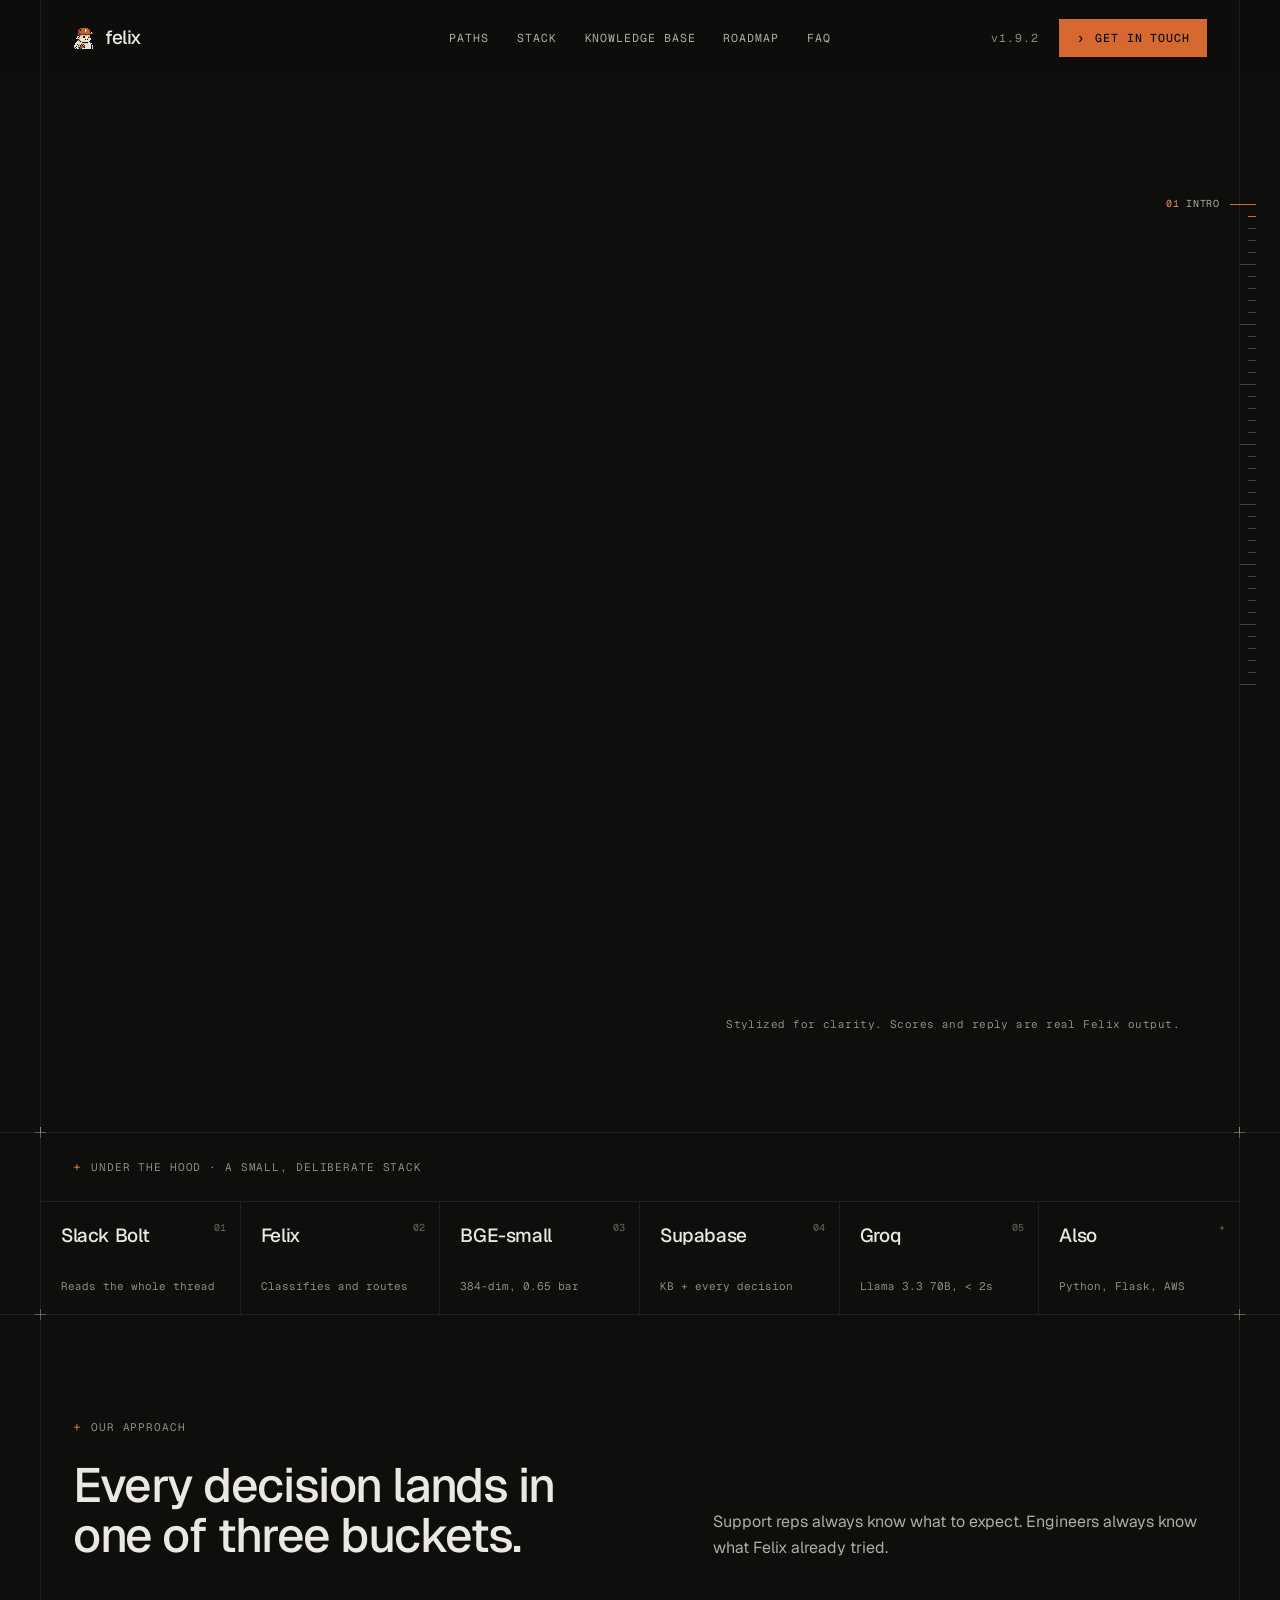
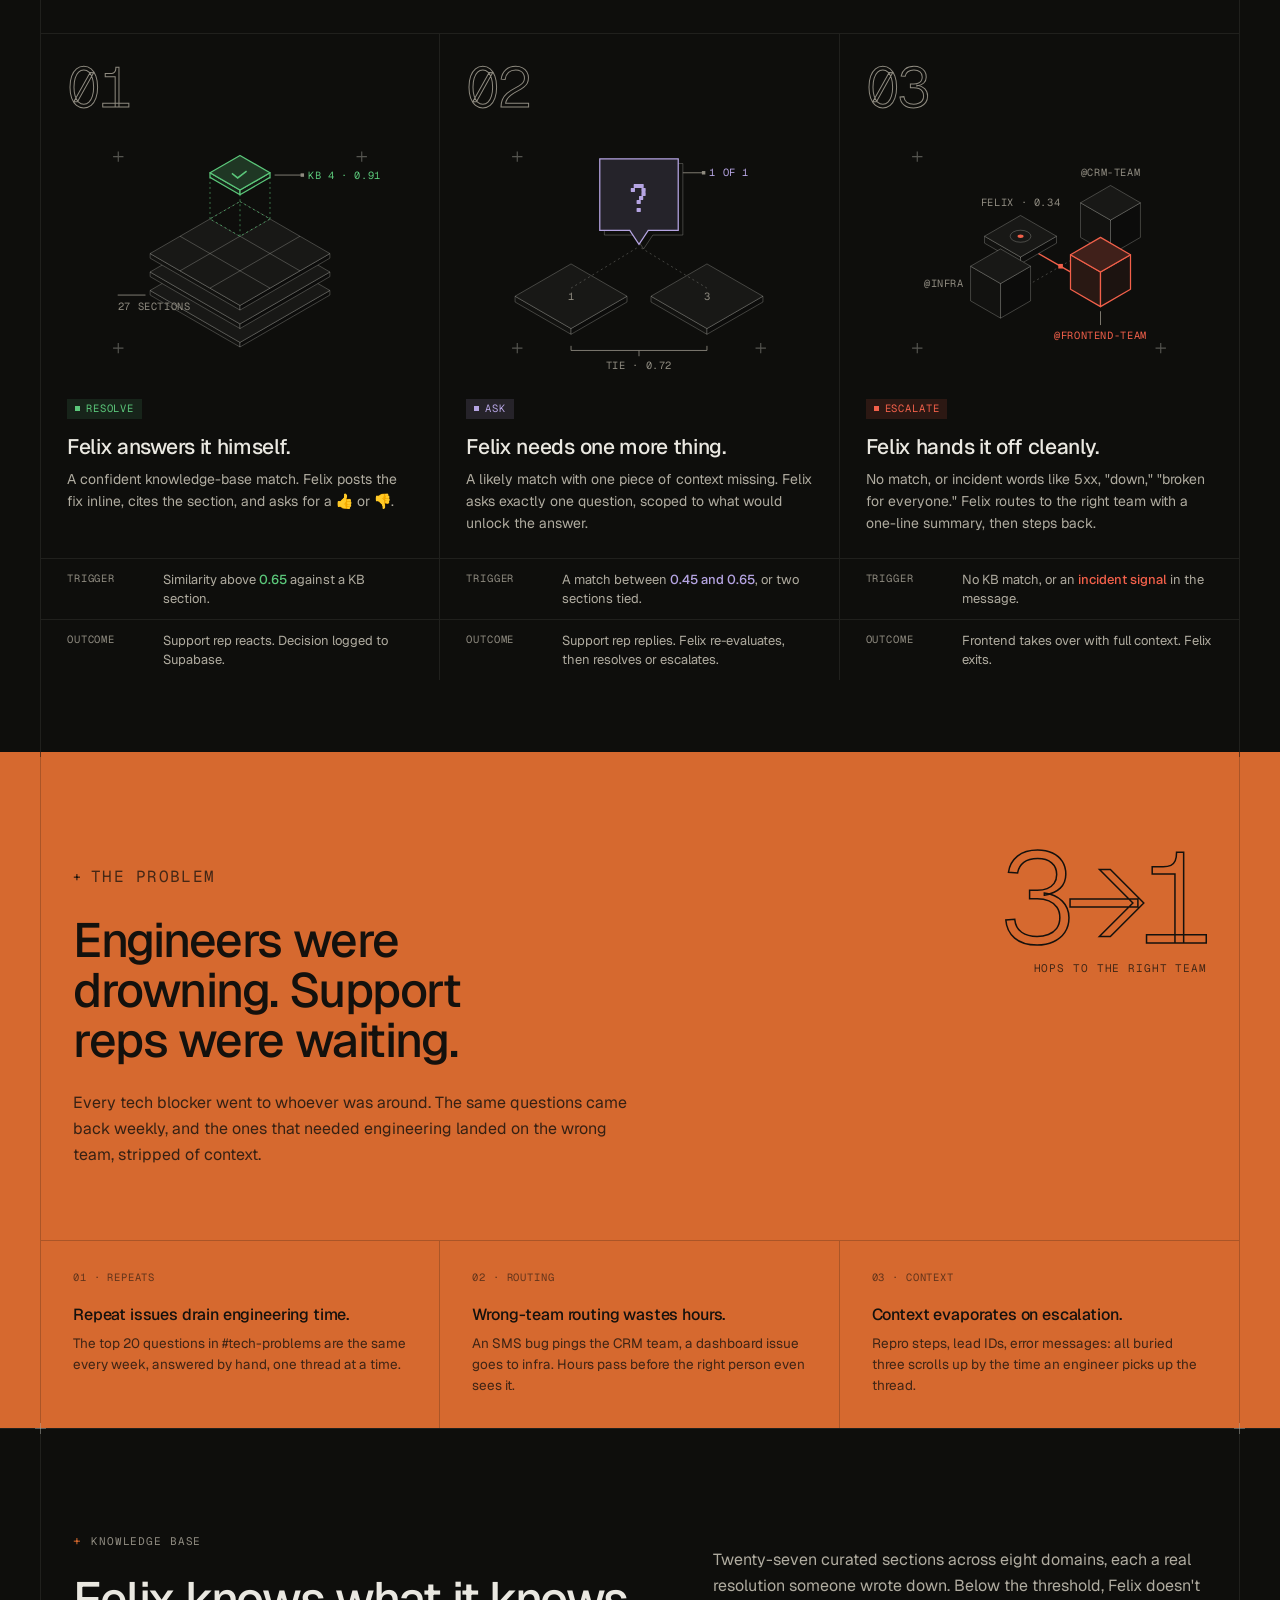
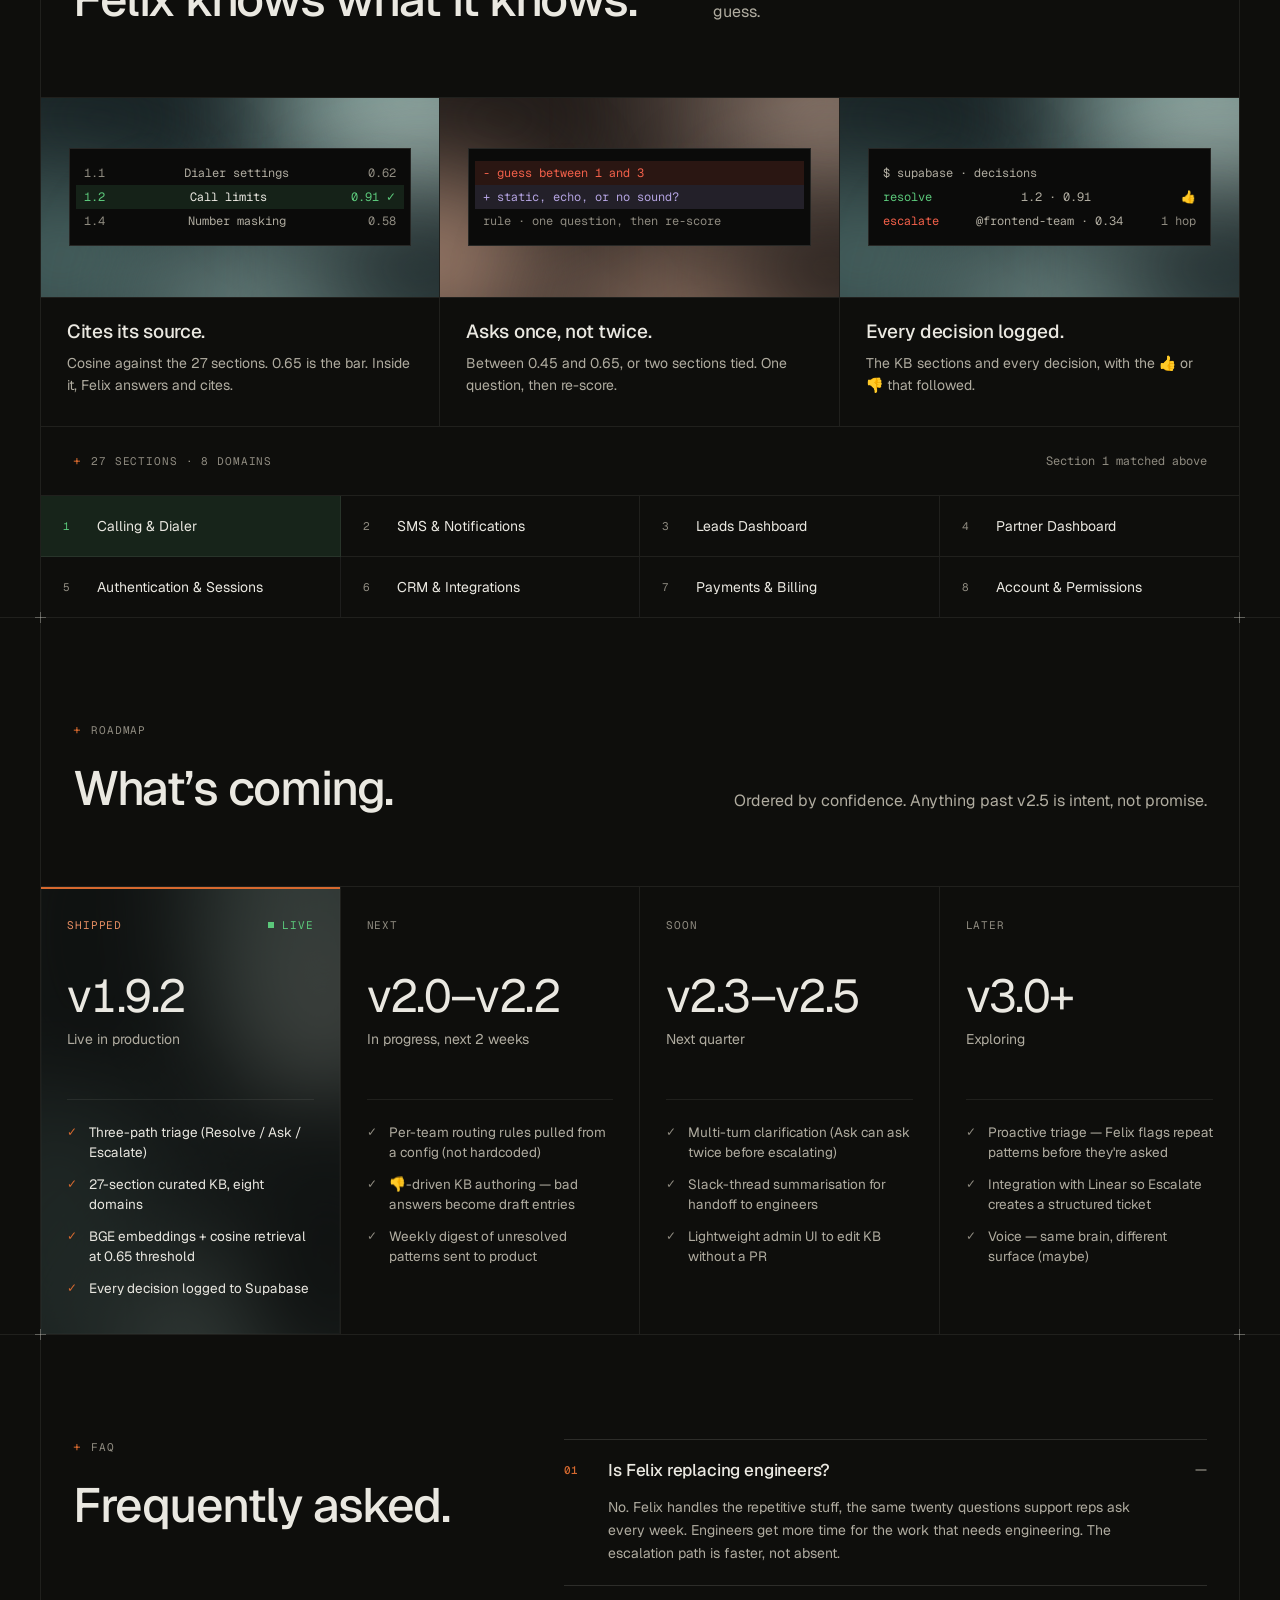
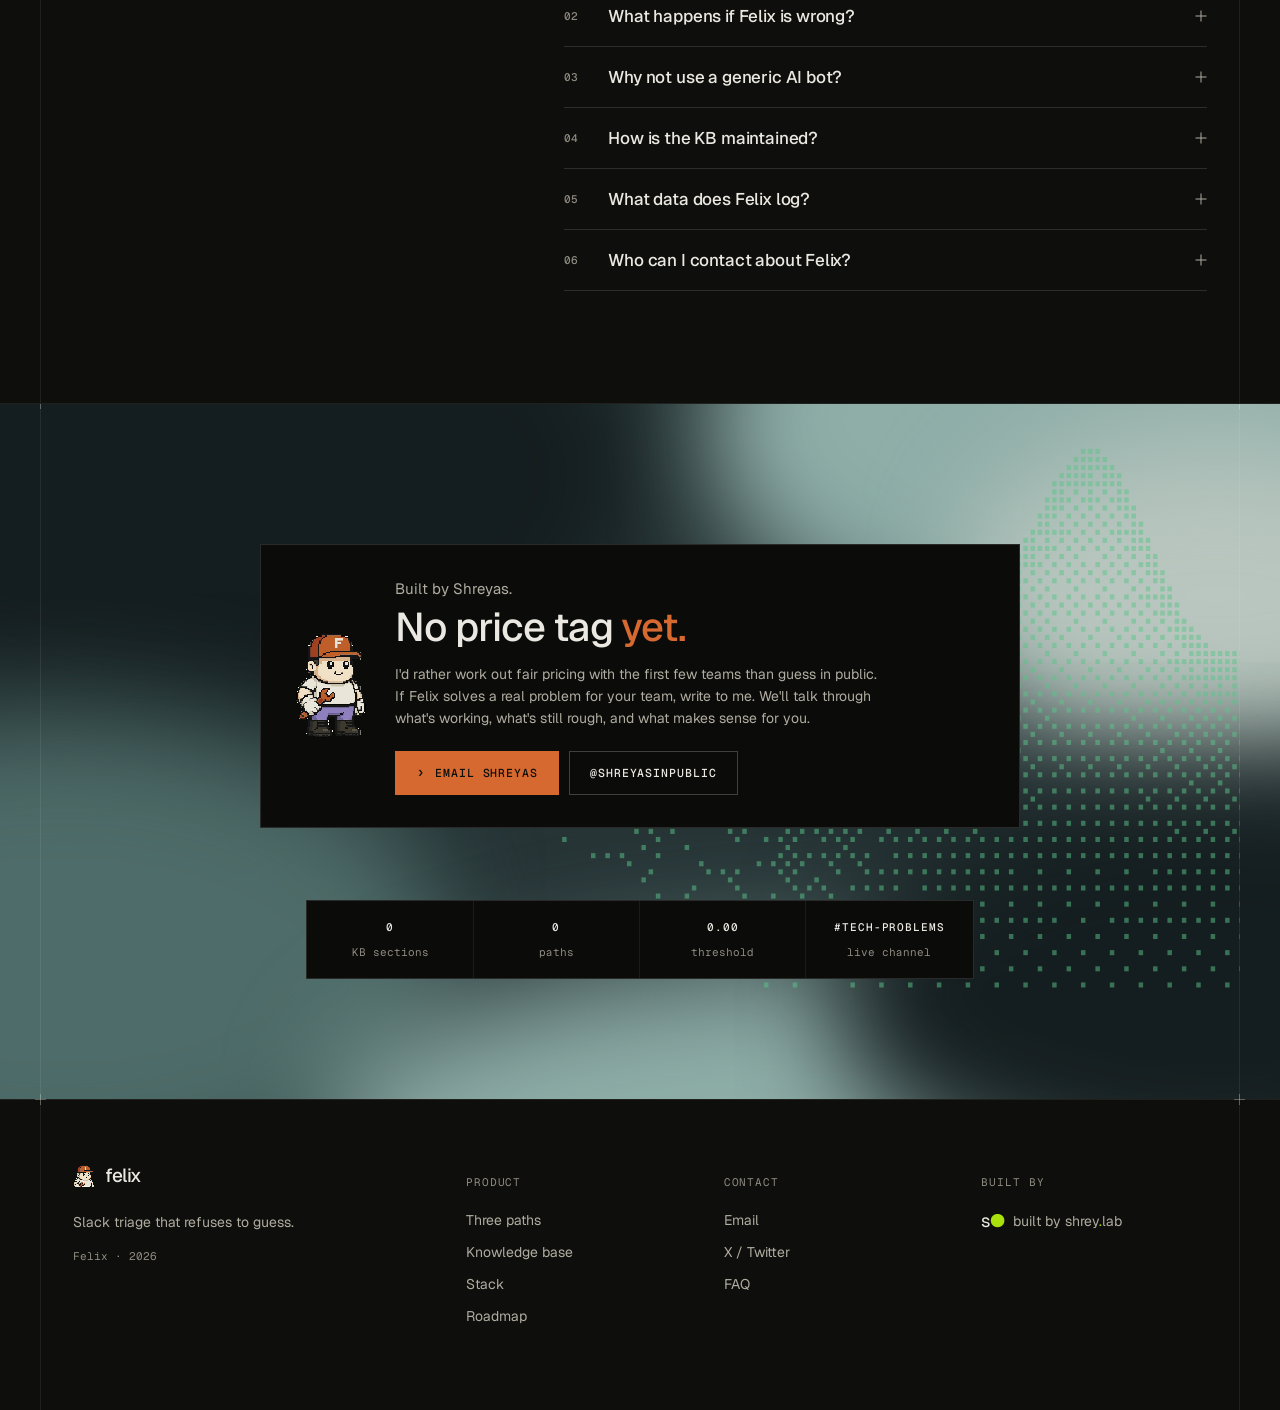
<file: index.html>
<!DOCTYPE html>
<html lang="en" data-theme="dark">
<head>
<meta charset="utf-8">
<meta name="viewport" content="width=device-width,initial-scale=1,viewport-fit=cover">
<meta name="color-scheme" content="dark">
<meta name="description" content="Felix triages Slack. Resolves known issues, asks one question when unsure, routes the rest with context.">
<title>felix · the slack triage bot</title>
<link rel="icon" type="image/png" href="assets/felix-mascot-cut.png">
<link rel="preconnect" href="https://fonts.googleapis.com">
<link rel="preconnect" href="https://fonts.gstatic.com" crossorigin>
<link rel="stylesheet" href="./tokens.css">
<link rel="stylesheet" href="./felix.css">
<style>
/* ============================================================
   Felix landing — instrument panel
   Tokens: tokens.css · sub-brand: felix.css · everything else here.
   Near-black page, hairline grid, crosshairs, mono labels, square
   buttons, framed terminals, isometric line art, halftone washes.
   ============================================================ */

html { scroll-behavior: smooth; background: var(--page); }
body {
  overflow-x: hidden;
  background: var(--page);
  color: var(--fg);
  font-family: var(--font-sans);
  font-size: 15px;
  line-height: 24px;
  -webkit-font-smoothing: antialiased;
  text-rendering: optimizeLegibility;
}
img { max-width: 100%; }
a { color: inherit; }
:focus-visible { outline: none; box-shadow: var(--focus-ring); }
::-webkit-scrollbar { width: 10px; height: 10px; }
::-webkit-scrollbar-track { background: var(--page); }
::-webkit-scrollbar-thumb { background: #2A2A26; border: 2px solid var(--page); }
* { scrollbar-color: #2A2A26 var(--page); scrollbar-width: thin; }

/* ─── Frame: a 1200 column with its own rules, full-bleed section rules ─ */
.wrap {
  position: relative; width: 100%; max-width: 1200px; margin: 0 auto;
  border-left: 1px solid var(--line); border-right: 1px solid var(--line);
}
.pad { padding: 0 32px; }
.sec { position: relative; border-top: 1px solid var(--line); }
/* crosshair markers where the column rules meet a section rule */
.x { position: absolute; width: 11px; height: 11px; pointer-events: none; z-index: 3; }
.x::before, .x::after { content: ""; position: absolute; background: var(--cross); }
.x::before { left: 0; right: 0; top: 5px; height: 1px; }
.x::after { top: 0; bottom: 0; left: 5px; width: 1px; }
.x.tl { left: -6px; top: -6px; } .x.tr { right: -6px; top: -6px; }
.x.bl { left: -6px; bottom: -6px; } .x.br { right: -6px; bottom: -6px; }

/* ─── Type ─────────────────────────────────────────────────── */
.label {
  font-family: var(--font-mono); font-size: 11px; line-height: 16px; letter-spacing: 0.08em; text-transform: uppercase;
  color: var(--fg-3); margin: 0; display: flex; align-items: center; gap: 10px;
}
.label::before { content: "+"; color: var(--rust); font-size: 13px; letter-spacing: 0; }
.label.no-plus::before { content: none; }
.h1 {
  font-family: var(--font-display); font-weight: 500; font-size: 76px; line-height: 0.98; letter-spacing: -0.04em;
  color: var(--fg); margin: 0; text-wrap: balance;
}
.h2 {
  font-family: var(--font-display); font-weight: 500; font-size: 48px; line-height: 1.04; letter-spacing: -0.03em;
  color: var(--fg); margin: 0; text-wrap: balance;
}
.h3 { font-family: var(--font-display); font-weight: 500; font-size: 21px; line-height: 1.3; letter-spacing: -0.015em; color: var(--fg); margin: 0 0 8px; }
.acc { color: var(--rust); }
.lead { font-size: 16px; line-height: 26px; color: var(--fg-2); margin: 0; max-width: 46ch; }
.body { font-size: 14px; line-height: 22px; color: var(--fg-2); margin: 0; }
.mono { font-family: var(--font-mono); font-size: 12px; color: var(--fg-3); }
.num { font-variant-numeric: tabular-nums; }

/* ─── Buttons — square, mono, uppercase ────────────────────── */
.btn {
  display: inline-flex; align-items: center; justify-content: center; gap: 10px;
  height: 44px; padding: 0 20px; border-radius: 0;
  font-family: var(--font-mono); font-size: 11.5px; font-weight: 500; letter-spacing: 0.08em; text-transform: uppercase;
  line-height: 1; text-decoration: none; white-space: nowrap;
  background: transparent; color: var(--fg); border: 1px solid var(--line-3);
}
.btn:active { transform: translateY(1px); }
.btn--primary { background: var(--rust); color: #0E0E0C; border-color: var(--rust); }
.btn--primary::before { content: "›"; font-size: 15px; letter-spacing: 0; margin-top: -2px; transition: transform 0.3s var(--ease-out); }
.btn--primary:hover::before { transform: translateX(3px); }
/* hover: colours stay put; the label rolls up and a copy rolls in from below
   (felix-motion.js wraps each label in .btn-t) */
.btn-t { display: inline-block; height: 14px; line-height: 14px; overflow: hidden; vertical-align: middle; }
.btn-t > span { display: block; position: relative; transition: transform 0.32s cubic-bezier(0.2, 0.7, 0.2, 1); }
.btn-t > span::after { content: attr(data-t); position: absolute; left: 0; top: 100%; }
.btn:hover .btn-t > span, .btn:focus-visible .btn-t > span,
.nav-link:hover .btn-t > span, .nav-link:focus-visible .btn-t > span { transform: translateY(-100%); }
@media (prefers-reduced-motion: reduce) { .btn-t > span, .btn--primary::before { transition: none; } }
.btn--sm { height: 38px; padding: 0 16px; }
.btn svg { width: 14px; height: 14px; }

/* path tags */
.tag {
  display: inline-flex; align-items: center; gap: 6px; height: 20px; padding: 0 7px;
  font-family: var(--font-mono); font-size: 10.5px; letter-spacing: 0.08em; text-transform: uppercase; line-height: 1;
  border: 1px solid currentColor; color: var(--fg-3);
}
.tag i { width: 5px; height: 5px; background: currentColor; display: inline-block; }
.tag--resolve { color: var(--resolve); background: var(--resolve-tint); border-color: transparent; }
.tag--ask { color: var(--ask); background: var(--ask-tint); border-color: transparent; }
.tag--escalate { color: var(--escalate); background: var(--escalate-tint); border-color: transparent; }

/* ─── Textures ─────────────────────────────────────────────── */
.halftone {
  position: absolute; pointer-events: none;
  background-image: radial-gradient(circle, var(--dot, var(--rust)) 1.1px, transparent 1.5px);
  background-size: 6px 6px;
}
.wash {
  position: absolute; inset: 0; pointer-events: none;
  background:
    radial-gradient(55% 80% at 18% 70%, rgba(214,105,47,0.55) 0%, rgba(214,105,47,0) 70%),
    radial-gradient(50% 70% at 82% 20%, rgba(181,164,226,0.45) 0%, rgba(181,164,226,0) 70%),
    radial-gradient(60% 60% at 70% 90%, rgba(240,224,198,0.30) 0%, rgba(240,224,198,0) 70%),
    #191814;
}

/* ─── Curtain — agent message + Felix typewriter (kept as-is) ─ */
/* ─── Curtain — agent message + Felix typewriter (kept as-is) ─ */
.felix-curtain {
  position: fixed; inset: 0; z-index: 9999;
  background: var(--ink-800);
  display: flex; align-items: center; justify-content: center;
  padding: var(--space-5);
  animation: curtain-fade-out 300ms var(--ease-out) 3900ms forwards;
}
.felix-curtain-thread { position: relative; z-index: 1; display: flex; flex-direction: column; max-width: 500px; width: 100%; }
.curtain-pixels { position: absolute; inset: 0; width: 100%; height: 100%; pointer-events: none; z-index: 0; }
.curtain-msg-header {
  display: flex; align-items: center; gap: var(--space-2);
  font-family: var(--font-sans); font-size: var(--text-sm);
  margin-bottom: var(--space-2);
}
.curtain-message {
  background: linear-gradient(180deg, var(--ink-700) 0%, var(--ink-800) 100%);
  border: 1px solid var(--ink-600);
  border-radius: 10px;
  padding: 16px 20px;
  box-shadow: 0 8px 24px rgba(0, 0, 0, 0.5), 0 1px 0 rgba(255, 255, 255, 0.04) inset;
  max-width: 560px;
  margin: 0 auto 12px;
  width: 100%;
}
.curtain-message:last-child { margin-bottom: 0; }
.curtain-message-header { display: flex; align-items: center; gap: 12px; margin-bottom: 8px; }
.curtain-message-body { font-family: var(--font-sans); font-size: 1rem; line-height: 1.55; color: var(--ink-200); }
.curtain-message--felix .curtain-message-body {
  font-family: var(--font-pixel); font-size: 1.75rem; line-height: 1; letter-spacing: 0.01em; color: var(--rust-400);
}
.curtain-agent-msg { opacity: 0; animation: agent-msg-in 300ms var(--ease-out) forwards; }
@keyframes agent-msg-in { from { opacity: 0; transform: translateY(8px); } to { opacity: 1; transform: translateY(0); } }
.agent-avatar {
  width: 28px; height: 28px; border-radius: var(--radius-md);
  background: var(--lavender-400); color: var(--ink-25);
  font-size: var(--text-xs); font-weight: 600;
  display: inline-flex; align-items: center; justify-content: center;
}
.agent-name { color: var(--ink-100); font-weight: 500; font-size: var(--text-sm); }
.agent-time { color: var(--ink-300); font-size: var(--text-xs); margin-left: auto; font-family: var(--font-mono); }
.agent-text { margin: 0; color: var(--ink-100); font-size: var(--text-sm); font-family: var(--font-sans); padding-left: 40px; }
.felix-curtain-bubble { opacity: 0; animation: felix-bubble-in 300ms var(--ease-out) 1200ms forwards; }
@keyframes felix-bubble-in { from { opacity: 0; transform: translateY(8px); } to { opacity: 1; transform: translateY(0); } }
.felix-avatar { width: 24px; height: 24px; image-rendering: pixelated; }
.felix-name { color: var(--ink-100); font-weight: 500; }
.felix-tag {
  padding: 1px 5px; font-family: var(--font-mono); font-size: 11px;
  background: var(--rust-400); color: var(--ink-25); border-radius: var(--radius-xs);
  text-transform: uppercase; letter-spacing: 0.04em;
}
.felix-time { color: var(--ink-300); font-size: var(--text-xs); margin-left: auto; font-family: var(--font-mono); }
.felix-curtain-body { min-height: 32px; display: flex; align-items: center; gap: var(--space-3); }
.felix-curtain-dots { display: inline-flex; gap: 4px; opacity: 1; transition: opacity 200ms var(--ease-out); }
.felix-curtain-dots.hide { opacity: 0; }
.felix-curtain-dots span {
  width: 6px; height: 6px; border-radius: 50%; background: var(--ink-300);
  animation: curtain-dot-bounce 1s var(--ease-in-out) infinite;
}
.felix-curtain-dots span:nth-child(2) { animation-delay: 0.15s; }
.felix-curtain-dots span:nth-child(3) { animation-delay: 0.3s; }
@keyframes curtain-dot-bounce { 0%, 60%, 100% { transform: translateY(0); opacity: 0.4; } 30% { transform: translateY(-5px); opacity: 1; } }
.felix-curtain-text {
  font-family: var(--font-pixel); font-size: 1.75rem; line-height: 1; letter-spacing: 0.01em;
  color: var(--rust-400);
}
@keyframes curtain-fade-out { to { opacity: 0; visibility: hidden; pointer-events: none; } }
@media (prefers-reduced-motion: reduce) { .felix-curtain { display: none !important; } }

/* ─── Nav ──────────────────────────────────────────────────── */
.nav {
  position: sticky; top: 0; z-index: var(--z-overlay, 100);
  background: rgba(14,14,12,0.82); backdrop-filter: blur(14px); -webkit-backdrop-filter: blur(14px);
  border-bottom: 1px solid transparent; transition: border-color var(--duration-fast) var(--ease-out);
}
.nav.scrolled { border-bottom-color: var(--line); }
.nav-inner { height: 76px; display: grid; grid-template-columns: 1fr auto 1fr; align-items: center; gap: 24px; }
.nav-brand { display: inline-flex; align-items: center; gap: 10px; text-decoration: none; color: var(--fg); justify-self: start; }
.nav-brand-name { font-weight: 500; font-size: 19px; letter-spacing: -0.02em; }
.nav-links { display: flex; gap: 4px; }
.nav-link {
  font-family: var(--font-mono); font-size: 11.5px; letter-spacing: 0.08em; text-transform: uppercase;
  color: var(--fg-2); text-decoration: none; padding: 14px 12px; transition: color var(--duration-fast) var(--ease-out);
  display: inline-flex; align-items: center;
}
.nav-link:hover { color: var(--fg); }
.nav-right { justify-self: end; display: flex; align-items: center; gap: 20px; }
.nav-version { font-family: var(--font-mono); font-size: 11.5px; letter-spacing: 0.08em; color: var(--fg-3); }

/* ─── Hero ─────────────────────────────────────────────────── */
.hero { position: relative; overflow: hidden; }
.hero .wrap { position: relative; z-index: 1; padding: 72px 32px 96px; text-align: center; }
/* pixel trail behind the hero and closing copy (drawn by felix-motion.js, mouse only) */
.hero-trail { position: absolute; inset: 0; width: 100%; height: 100%; pointer-events: none; z-index: 0; }
.hero-chip {
  display: inline-flex; align-items: center; gap: 10px; height: 34px; padding: 0 14px;
  border: 1px solid var(--line-2); background: var(--page-2);
  font-size: 13px; color: var(--fg-2); margin-bottom: 36px;
}
.hero-chip i { width: 6px; height: 6px; background: var(--resolve); display: inline-block; }
.hero-chip b { font-weight: 500; color: var(--fg); }
.hero-sub { font-size: 18px; line-height: 28px; color: var(--fg-2); max-width: 44ch; margin: 32px auto 36px; }
.hero-actions { display: flex; gap: 12px; justify-content: center; }
/* Page ruler: fixed on the right, one major tick per section; the
   current section's ticks fill in rust as you read through it */
.ruler { position: fixed; right: 24px; top: 50%; transform: translateY(-50%); z-index: 40; pointer-events: none; }
.ruler i { display: block; position: relative; width: 26px; height: 12px; }
.ruler i::after { content: ""; position: absolute; right: 0; top: 0; width: 8px; height: 1px; background: var(--line-3); transition: width 0.25s var(--ease-out), background-color 0.25s var(--ease-out); }
.ruler i.maj::after { width: 16px; }
.ruler i.past::after { background: var(--fg-3); }
.ruler i.on::after { background: var(--rust); }
.ruler i.maj.cur::after { width: 26px; background: var(--rust); }
.ruler-label {
  position: absolute; right: 36px; top: 0; transform: translateY(-50%);
  font-family: var(--font-mono); font-size: 10px; letter-spacing: 0.08em; text-transform: uppercase; white-space: nowrap;
  color: var(--fg-2); transition: top 0.3s var(--ease-out);
}
.ruler-label b { font-weight: 400; color: var(--rust-hi); margin-right: 6px; }
/* over the rust band, flip to ink so the ticks stay visible */
.ruler i.ink::after { background: rgba(14,14,12,0.35); }
.ruler i.ink.past::after, .ruler i.ink.on::after, .ruler i.ink.maj.cur::after { background: #0E0E0C; }
.ruler-label.ink, .ruler-label.ink b { color: #0E0E0C; }
@media (prefers-reduced-motion: reduce) { .ruler i::after, .ruler-label { transition: none; } }
/* The triage stage: message in → Felix scores → three outcomes */
.stage { position: relative; margin: 88px auto 0; max-width: 1080px; text-align: left; }
.triage { position: relative; display: grid; grid-template-columns: 264px minmax(0, 1fr) 264px; gap: 56px; align-items: start; }
.triage-links { position: absolute; inset: 0; width: 100%; height: 100%; pointer-events: none; overflow: visible; z-index: 0; }
.triage-links .guide { stroke: var(--line-2); stroke-dasharray: 3 5; }
.triage-links .wire { fill: none; stroke: var(--line-3); stroke-width: 1; stroke-dasharray: 3 4; }
.triage-links .wire.on { stroke: var(--resolve); stroke-dasharray: none; stroke-width: 1.25; }
.triage-links .end { fill: var(--page); stroke: var(--line-3); }
.triage-links .end.on { fill: var(--resolve); stroke: var(--resolve); }
/* Current on the live wires, looping once the sequence has played:
   a spark runs message → Felix, then Felix → Resolve, on one 2.6s cycle */
.triage-links .spark, .triage-links .spark-glow { fill: none; stroke-linecap: round; stroke-dasharray: 18px 100000px; stroke-dashoffset: 18px; opacity: 0; }
.triage-links .spark { stroke: #D9FBE3; stroke-width: 2; }
.triage-links .spark-glow { stroke: var(--resolve); stroke-width: 8; stroke-opacity: 0.5; filter: blur(3px); }
.triage.play .triage-links .s-in { opacity: 1; animation: spark-in 2.6s cubic-bezier(0.5, 0, 0.5, 1) 2.8s infinite; }
.triage.play .triage-links .s-out { opacity: 1; animation: spark-out 2.6s cubic-bezier(0.5, 0, 0.5, 1) 2.8s infinite; }
@keyframes spark-in { 0% { stroke-dashoffset: 18px; } 30%, 100% { stroke-dashoffset: calc(-1 * var(--len)); } }
@keyframes spark-out { 0%, 32% { stroke-dashoffset: 18px; } 78%, 100% { stroke-dashoffset: calc(-1 * var(--len)); } }
.triage-col { position: relative; z-index: 1; display: flex; flex-direction: column; gap: 14px; }
.col-label { display: flex; align-items: center; gap: 8px; height: 22px; font-family: var(--font-mono); font-size: 10.5px; letter-spacing: 0.08em; text-transform: uppercase; color: var(--fg-3); }
.col-label img { width: 18px; height: 18px; object-fit: cover; object-position: top; }
.col-label em { font-style: normal; opacity: 0.6; }
.card-d { position: relative; background: var(--page-2); border: 1px solid var(--line-2); }
.tile {
  width: 26px; height: 26px; flex-shrink: 0; display: inline-flex; align-items: center; justify-content: center;
  border: 1px solid var(--line-2); background: var(--page); color: var(--fg-2);
}
.tile svg { width: 13px; height: 13px; }
/* incoming */
.in-card { padding: 14px 16px 16px; }
.in-card--ghost { opacity: 0.45; }
.in-head { display: flex; align-items: center; gap: 8px; margin-bottom: 10px; }
.in-avatar { width: 22px; height: 22px; display: inline-flex; align-items: center; justify-content: center; background: var(--ask-tint); color: var(--lav); font-family: var(--font-mono); font-size: 9.5px; font-weight: 500; }
.in-name { font-size: 13px; font-weight: 500; color: var(--fg); }
.in-time { margin-left: auto; font-family: var(--font-mono); font-size: 10.5px; color: var(--fg-3); }
.in-text { font-size: 13px; line-height: 20px; color: var(--fg-2); margin: 0; overflow-wrap: anywhere; }
.in-text span { font-family: var(--font-mono); font-size: 11.5px; color: var(--fg-3); }
.in-chan { display: inline-flex; align-items: center; height: 20px; padding: 0 7px; margin-top: 12px; border: 1px solid var(--line-2); font-family: var(--font-mono); font-size: 10.5px; color: var(--fg-3); }
.doc-lines { display: grid; gap: 7px; }
.doc-lines i { display: block; height: 5px; background: rgba(234,232,225,0.10); }
.doc-lines i:nth-child(2) { width: 72%; } .doc-lines i:nth-child(3) { width: 46%; }
/* Felix: the lit frame around a dark console */
.term-frame { position: relative; padding: 8px; isolation: isolate; }
/* Figma backdrop · v1: tide mesh over its base at 75% */
.term-frame::before { content: ""; position: absolute; inset: 0; z-index: -1; opacity: 0.75; border: 1px solid rgba(255,255,255,0.08);
  background: url("assets/mesh-tide-hero.svg") 50% 52.1% / 184.4% 217.4% no-repeat, #263436; }
/* shimmer: a light band sweeps the card each time the inbound spark lands (30% of the spark cycle) */
.term-frame::after { content: ""; position: absolute; inset: 0; z-index: 2; pointer-events: none; opacity: 0;
  background: linear-gradient(105deg, transparent 40%, rgba(217,251,227,0.04) 46%, rgba(255,255,255,0.07) 50%, rgba(217,251,227,0.04) 54%, transparent 60%) 120% 0 / 250% 100% no-repeat;
  mix-blend-mode: screen; }
.triage.play .term-frame::after { animation: card-shimmer 2.6s linear 2.8s infinite; }
.triage.play .term-frame { animation: card-charge 2.6s ease-out 2.8s infinite; }
@keyframes card-shimmer {
  0%, 27% { opacity: 0; background-position: 120% 0; }
  30% { opacity: 1; }
  52% { opacity: 1; background-position: -20% 0; }
  56%, 100% { opacity: 0; background-position: -20% 0; }
}
@keyframes card-charge {
  0%, 28% { box-shadow: 0 0 0 0 rgba(91,199,122,0); }
  32% { box-shadow: 0 0 16px 0 rgba(91,199,122,0.10); }
  60%, 100% { box-shadow: 0 0 0 0 rgba(91,199,122,0); }
}
.term { position: relative; background: #0B0B0A; box-shadow: inset 0 0 0 1px rgba(234,232,225,0.10); }
.fc-head { display: flex; align-items: center; gap: 10px; padding: 12px 16px; border-bottom: 1px solid var(--line-2); }
.fc-head img { width: 24px; height: 24px; object-fit: cover; object-position: top; }
.fc-title { font-size: 13px; font-weight: 500; color: var(--fg); }
.fc-title span { font-weight: 400; color: var(--fg-3); }
.fc-time { margin-left: auto; font-family: var(--font-mono); font-size: 10.5px; color: var(--lav); background: var(--ask-tint); padding: 2px 7px; }
.fc-body { padding: 16px; display: grid; gap: 16px; }
.fc-row { display: grid; grid-template-columns: 26px minmax(0, 1fr); gap: 12px; align-items: start; }
.fc-k { font-family: var(--font-mono); font-size: 10.5px; letter-spacing: 0.06em; text-transform: uppercase; color: var(--fg-3); line-height: 16px; margin-bottom: 6px; }
.fc-qrow { display: flex; align-items: center; gap: 8px; min-width: 0; }
.fc-q { min-width: 0; flex: 1; overflow: hidden; text-overflow: ellipsis; white-space: nowrap; border: 1px solid var(--line-2); background: var(--page-2); padding: 4px 8px; font-family: var(--font-mono); font-size: 11.5px; color: var(--fg); }
.fc-qrow .mono { font-size: 10.5px; white-space: nowrap; }
.matches { display: grid; gap: 9px; }
.match { display: grid; grid-template-columns: minmax(0, 1fr) 96px 34px; gap: 10px; align-items: center; font-size: 12.5px; color: var(--fg-2); }
.match b { font-weight: 400; white-space: nowrap; overflow: hidden; text-overflow: ellipsis; }
.match.top b { color: var(--fg); font-weight: 500; }
.match .bar { position: relative; height: 5px; background: rgba(234,232,225,0.07); }
.match .bar i { position: absolute; left: 0; top: 0; bottom: 0; background: rgba(181,164,226,0.45); }
.match.top .bar i { background: linear-gradient(90deg, rgba(91,199,122,0.4), var(--resolve)); }
.match .bar::after { content: ""; position: absolute; left: 65%; top: -4px; bottom: -4px; width: 0; border-left: 1px dashed var(--fg-3); }
.match .num { text-align: right; font-family: var(--font-mono); font-size: 11.5px; color: var(--fg-3); }
.match.top .num { color: var(--resolve); }
.fc-threshold { display: grid; grid-template-columns: minmax(0, 1fr) 96px 34px; gap: 10px; margin-top: 4px; font-family: var(--font-mono); font-size: 10px; color: var(--fg-3); }
.fc-threshold span:nth-child(2) { padding-left: calc(65% - 14px); white-space: nowrap; }
.fc-decide { display: flex; align-items: center; justify-content: space-between; padding: 12px 16px; border-top: 1px solid var(--line-2); background: linear-gradient(90deg, rgba(91,199,122,0.07), transparent 70%); }
.fc-decide .fc-k { margin: 0; }
/* outcomes */
.out-card { display: grid; grid-template-columns: 26px minmax(0, 1fr); gap: 12px; padding: 12px 14px; }
.out-t { display: flex; align-items: center; justify-content: space-between; gap: 8px; font-size: 13.5px; font-weight: 500; color: var(--fg); line-height: 22px; }
.out-t .mono { font-size: 10.5px; }
.out-d { font-size: 12.5px; line-height: 18px; color: var(--fg-2); margin-top: 2px; }
.out-card.is-on { border-color: var(--resolve); background: linear-gradient(180deg, rgba(91,199,122,0.09), var(--page-2) 70%); box-shadow: 0 0 0 4px rgba(91,199,122,0.06); }
.out-card.is-on .tile { color: var(--resolve); border-color: rgba(91,199,122,0.4); background: var(--resolve-tint); }
.out-card .felix-voice { display: block; font-size: 18px; line-height: 21px; color: var(--cream); margin-top: 8px; white-space: normal; }
.out-card.is-dim { opacity: 0.6; }
.out-card[data-path="b"] .tile { color: var(--ask); } .out-card[data-path="c"] .tile { color: var(--escalate); }
.cursor { display: inline-block; width: 8px; height: 15px; background: var(--rust); vertical-align: -2px; margin-left: 4px; animation: blink 1.1s steps(1) infinite; }
@keyframes blink { 50% { opacity: 0; } }
@media (prefers-reduced-motion: reduce) { .cursor { animation: none; } }
.hero-caption { font-family: var(--font-mono); font-size: 11px; letter-spacing: 0.04em; color: var(--fg-3); margin: 28px 0 0; text-align: right; }

/* ─── Stack strip ──────────────────────────────────────────── */
.strip .label { padding: 26px 32px; }
.strip-row { display: grid; grid-template-columns: repeat(6, 1fr); border-top: 1px solid var(--line); }
.strip-cell { position: relative; padding: 22px 20px 20px; border-right: 1px solid var(--line); min-height: 112px; display: flex; flex-direction: column; justify-content: space-between; }
.strip-cell:last-child { border-right: 0; }
.strip-cell b { font-weight: 500; font-size: 19px; letter-spacing: -0.02em; color: var(--fg); }
.strip-cell span { font-family: var(--font-mono); font-size: 11px; line-height: 16px; color: var(--fg-3); }
.strip-cell em { position: absolute; top: 14px; right: 14px; font-style: normal; font-family: var(--font-mono); font-size: 10px; color: var(--fg-3); opacity: 0.7; }

/* ─── Section heads ────────────────────────────────────────── */
.head { display: grid; grid-template-columns: 1.2fr 1fr; gap: 48px; align-items: end; padding: 104px 32px 72px; }
.head .label { margin-bottom: 26px; }
.head .lead { justify-self: end; }

/* ─── Anatomy: three paths ─────────────────────────────────── */
.paths { display: grid; grid-template-columns: repeat(3, 1fr); border-top: 1px solid var(--line); }
.pcol { position: relative; border-right: 1px solid var(--line); display: flex; flex-direction: column; }
.pcol:last-child { border-right: 0; }
.pcol-top { padding: 26px 26px 0; display: flex; justify-content: space-between; align-items: flex-start; }
.pnum { font-family: var(--font-mono); font-weight: 300; font-size: 56px; line-height: 1; letter-spacing: -0.04em; color: transparent; -webkit-text-stroke: 1px var(--fg-3); }
.pcol[data-path="a"] { --c: var(--resolve); } .pcol[data-path="b"] { --c: var(--ask); } .pcol[data-path="c"] { --c: var(--escalate); }
.iso { display: block; width: 100%; max-width: 300px; height: auto; margin: 6px auto 0; overflow: visible; }
.iso .ln { fill: var(--page); stroke: var(--line-3); stroke-width: 1; vector-effect: non-scaling-stroke; }
.iso .ft, .iso .fl, .iso .fr { stroke: var(--line-3); stroke-width: 1; stroke-linejoin: round; vector-effect: non-scaling-stroke; }
.iso .ft { fill: #181816; } .iso .fl { fill: #121210; } .iso .fr { fill: #0C0C0B; }
.iso .ft.hi, .iso .fl.hi, .iso .fr.hi { stroke: var(--c); stroke-width: 1.25; }
.iso .ft.hi { fill: color-mix(in srgb, var(--c) 22%, var(--page)); }
.iso .fl.hi { fill: color-mix(in srgb, var(--c) 12%, var(--page)); }
.iso .fr.hi { fill: color-mix(in srgb, var(--c) 6%, var(--page)); }
.iso .ln-o { fill: none; stroke: var(--line-3); stroke-width: 1; vector-effect: non-scaling-stroke; }
.iso .dash { fill: none; stroke: var(--line-3); stroke-dasharray: 2 3; vector-effect: non-scaling-stroke; }
.iso .dash-c { fill: none; stroke: var(--c); stroke-opacity: 0.55; stroke-dasharray: 2 3; vector-effect: non-scaling-stroke; }
.iso .slot { fill: var(--page); stroke: var(--c); stroke-opacity: 0.7; stroke-dasharray: 2 3; vector-effect: non-scaling-stroke; }
.iso .hi-o { fill: none; stroke: var(--c); stroke-width: 1.5; stroke-linecap: square; stroke-linejoin: miter; vector-effect: non-scaling-stroke; }
.iso .hi-f { fill: var(--c); }
.iso .tint { fill: color-mix(in srgb, var(--c) 14%, var(--page)); stroke: var(--c); stroke-width: 1.25; vector-effect: non-scaling-stroke; }
.iso .cx { stroke: var(--cross); stroke-width: 1; }
.iso .cl { fill: none; stroke: var(--fg-3); stroke-width: 0.75; }
.iso .cl-d { fill: var(--fg-3); }
.iso .t { font-family: var(--font-mono); font-size: 9px; fill: var(--fg-3); letter-spacing: 0.06em; }
.iso .t-c { fill: var(--c); }
.iso .q { font-family: var(--font-pixel); font-size: 42px; fill: var(--c); }
.pcol-copy { padding: 18px 26px 24px; flex: 1; }
.pcol-copy .tag { margin-bottom: 14px; }
.kv { margin: 0; border-top: 1px solid var(--line); }
.kv > div { display: grid; grid-template-columns: 84px 1fr; gap: 12px; padding: 11px 26px; border-bottom: 1px solid var(--line); font-family: var(--font-mono); font-size: 11.5px; line-height: 17px; }
.kv > div:last-child { border-bottom: 0; }
.kv dt { color: var(--fg-3); text-transform: uppercase; letter-spacing: 0.08em; font-size: 10.5px; }
.kv dd { margin: 0; color: var(--fg-2); font-family: var(--font-sans); font-size: 13px; line-height: 19px; }
.kv dd b { font-weight: 500; color: var(--c); }
.sec-foot { height: 72px; }

/* ─── Problem band ─────────────────────────────────────────── */
.band { position: relative; background: var(--rust); color: #14110D; overflow: hidden; border-top: 0; }
.band .wrap { border-color: rgba(20,17,13,0.22); padding: 88px 32px 0; }
.band .x::before, .band .x::after { background: rgba(20,17,13,0.5); }
.band .label { color: rgba(20,17,13,0.75); margin-bottom: 26px; }
.band .label::before { color: #14110D; }
.band .h2 { color: #14110D; max-width: 16ch; }
.band-grid { display: grid; grid-template-columns: 1.4fr 1fr; gap: 48px; align-items: start; }
.band-copy p { font-size: 16px; line-height: 26px; color: rgba(20,17,13,0.82); margin: 24px 0 0; max-width: 52ch; }
.band-num { justify-self: end; text-align: right; }
.band-num b { display: block; font-family: var(--font-mono); font-weight: 300; font-size: 128px; line-height: 0.9; letter-spacing: -0.06em; color: transparent; -webkit-text-stroke: 1.5px #14110D; }
.band-num span { font-family: var(--font-mono); font-size: 11px; letter-spacing: 0.08em; text-transform: uppercase; color: rgba(20,17,13,0.75); }
.band-row { display: grid; grid-template-columns: repeat(3, 1fr); margin: 72px -32px 0; border-top: 1px solid rgba(20,17,13,0.22); }
.band-row > div { padding: 24px 32px 32px; border-right: 1px solid rgba(20,17,13,0.22); }
.band-row > div:last-child { border-right: 0; }
.band-row h3 { font-size: 16px; font-weight: 500; letter-spacing: -0.01em; margin: 0 0 6px; color: #14110D; }
.band-row p { font-size: 13.5px; line-height: 21px; margin: 0; color: rgba(20,17,13,0.78); }
.band-row em { display: block; font-style: normal; font-family: var(--font-mono); font-size: 10.5px; letter-spacing: 0.08em; color: rgba(20,17,13,0.6); margin-bottom: 14px; }

/* ─── Details: three cards with washed tops ─────────────────── */
.cards { display: grid; grid-template-columns: repeat(3, 1fr); border-top: 1px solid var(--line); }
.card { border-right: 1px solid var(--line); }
.card:last-child { border-right: 0; }
.card-art { position: relative; height: 200px; overflow: hidden; display: flex; align-items: center; justify-content: center; padding: 0 28px; border-bottom: 1px solid var(--line); }
/* mesh backdrops from the reference: tide, clay, tide */
.card-art .wash { background: url("assets/mesh-tide.svg") 50% 51.3% / 204.9% 289.3% no-repeat, #263436; }
.card:nth-child(2) .card-art .wash { background: url("assets/mesh-clay.svg") 52.3% 50% / 209.9% 294.3% no-repeat, #332B27; }
.mini { position: relative; width: 100%; background: #0B0B0A; border: 1px solid rgba(234,232,225,0.12); font-family: var(--font-mono); font-size: 12px; line-height: 18px; padding: 12px 14px; color: var(--fg-2); }
.mini > div { display: flex; justify-content: space-between; gap: 10px; padding: 3px 0; white-space: nowrap; }
.mini .k { color: var(--fg-3); }
.mini .ok { color: var(--resolve); }
.mini .hit { background: var(--resolve-tint); margin: 0 -8px; padding: 3px 8px; color: var(--fg); }
.mini .minus { background: var(--escalate-tint); color: var(--escalate); margin: 0 -8px; padding: 3px 8px; }
.mini .plus { background: var(--ask-tint); color: var(--ask); margin: 0 -8px; padding: 3px 8px; }
.mini .dim { color: var(--fg-3); }
.mini .esc { color: var(--escalate); } .mini .ask { color: var(--ask); }
.card-copy { padding: 22px 26px 30px; }
.card-copy .h3 { font-size: 19px; }

/* knowledge base domains */
.domains { display: grid; grid-template-columns: repeat(4, 1fr); border-top: 1px solid var(--line); }
.domains li { list-style: none; display: flex; align-items: center; gap: 14px; padding: 18px 22px; border-right: 1px solid var(--line); border-bottom: 1px solid var(--line); font-size: 14px; color: var(--fg); }
.domains li:nth-child(4n) { border-right: 0; }
.domains li:nth-last-child(-n+4) { border-bottom: 0; }
.domains li span { font-family: var(--font-mono); font-size: 11px; color: var(--fg-3); width: 20px; }
.domains li.hit { background: var(--resolve-tint); }
.domains li.hit span { color: var(--resolve); }
.domains-wrap { margin: 0; padding: 0; }
.sub-label { padding: 22px 32px; border-top: 1px solid var(--line); display: flex; justify-content: space-between; align-items: center; }

/* ─── Roadmap — four tiers ─────────────────────────────────── */
.tiers { display: grid; grid-template-columns: repeat(4, 1fr); border-top: 1px solid var(--line); }
.tier { position: relative; border-right: 1px solid var(--line); padding: 26px 26px 36px; display: flex; flex-direction: column; }
.tier:last-child { border-right: 0; }
.tier-head { display: flex; justify-content: space-between; align-items: center; font-family: var(--font-mono); font-size: 11px; letter-spacing: 0.08em; text-transform: uppercase; color: var(--fg-3); margin-bottom: 36px; }
.tier-ver { font-weight: 400; font-size: 46px; line-height: 1; letter-spacing: -0.035em; color: var(--fg); margin: 0 0 10px; }
.tier-when { font-family: var(--font-mono); font-size: 11px; color: var(--fg-3); margin: 0 0 6px; }
.tier-desc { font-size: 14px; line-height: 21px; color: var(--fg-2); margin: 0 0 28px; min-height: 42px; }
.tier ul { list-style: none; margin: 0; padding: 22px 0 0; border-top: 1px solid var(--line); display: grid; gap: 12px; }
.tier li { position: relative; padding-left: 22px; font-size: 13.5px; line-height: 20px; color: var(--fg-2); }
.tier li::before { content: "✓"; position: absolute; left: 0; top: 0; font-size: 12px; color: var(--fg-3); }
.tier[data-status="later"] { opacity: 0.7; }
.tier--on { isolation: isolate; }
/* Figma backdrop · v1: tide mesh over its base at 28%, with a 2px top accent */
.tier--on::before { content: ""; position: absolute; inset: 0; z-index: -1; opacity: 0.28; border: 1px solid rgba(255,255,255,0.08); background: url("assets/mesh-tide-tall.svg") 50% 52.3% / 223.1% 206.8% no-repeat, #263436; }
.tier--on::after { content: ""; position: absolute; left: 0; right: 0; top: 0; height: 2px; background: var(--rust); }
.tier--on .tier-head .on { color: var(--rust-hi); }
.tier--on .tier-head .live { color: var(--resolve); display: inline-flex; gap: 8px; align-items: center; }
.tier--on .tier-head .live i { width: 6px; height: 6px; background: currentColor; display: inline-block; }
.tier--on li::before { color: var(--rust); }
.tier--on li { color: var(--fg); }

/* ─── FAQ ──────────────────────────────────────────────────── */
.faq-grid { display: grid; grid-template-columns: 1fr 1.45fr; gap: 48px; padding: 104px 32px 112px; }
.faq-grid .label { margin-bottom: 26px; }
.faq-list { border-top: 1px solid var(--line-2); }
.faq-list details { border-bottom: 1px solid var(--line-2); }
.faq-list summary {
  cursor: pointer; list-style: none; display: grid; grid-template-columns: 36px 1fr 20px; align-items: center; gap: 8px;
  padding: 18px 0; font-size: 17px; font-weight: 500; letter-spacing: -0.01em; color: var(--fg);
}
.faq-list summary::-webkit-details-marker { display: none; }
.faq-list summary em { font-style: normal; font-family: var(--font-mono); font-size: 11px; color: var(--fg-3); }
.faq-list details.is-open summary em { color: var(--rust); transition: color var(--duration-fast) var(--ease-out); }
.faq-list .pm { width: 12px; height: 12px; position: relative; justify-self: end; }
.faq-list .pm::before, .faq-list .pm::after { content: ""; position: absolute; background: var(--fg-2); left: 50%; top: 50%; transform: translate(-50%,-50%); }
.faq-list .pm::before { width: 11px; height: 1px; }
.faq-list .pm::after { width: 1px; height: 11px; transition: transform var(--duration-fast) var(--ease-out); }
.faq-list details.is-open .pm::after { transform: translate(-50%,-50%) scaleY(0); }
.faq-list details p { margin: -4px 0 20px 44px; font-size: 14px; line-height: 23px; color: var(--fg-2); max-width: 60ch; }
.faq-list details a { color: var(--rust-hi); }

/* ─── Close ────────────────────────────────────────────────── */
.close { position: relative; overflow: hidden; }
.close .wrap { position: relative; z-index: 1; padding: 140px 32px 120px; display: flex; flex-direction: column; align-items: center; }
/* backdrop and dither from the reference's final CTA */
.close .wash { background: url("assets/mesh-tide-wide.svg") 50% 52.5% / 165.3% 200.5% no-repeat, #263436; }
.close .halftone { top: 0; bottom: 0; left: 50%; right: auto; width: min(1200px, 100%); height: auto; transform: translateX(-50%);
  background: url("assets/dots-dither.svg") center / 100% 100% no-repeat; -webkit-mask-image: none; mask-image: none; opacity: 1; }
.close-box {
  position: relative; z-index: 1; width: 100%; max-width: 760px; background: #0B0B0A; border: 1px solid rgba(234,232,225,0.14);
  display: grid; grid-template-columns: auto 1fr; gap: 28px; align-items: center; padding: 32px 34px;
}
.close-box img { width: 72px; height: auto; }
.close-kick { font-size: 15px; color: var(--fg-2); margin: 0 0 6px; }
.close-box .h2 { font-size: 40px; }
.close-body { font-size: 14px; line-height: 22px; color: var(--fg-2); margin: 14px 0 22px; max-width: 54ch; }
.close-links { display: flex; gap: 10px; flex-wrap: wrap; }
.stats { position: relative; z-index: 1; display: grid; grid-template-columns: repeat(4, 1fr); background: #0B0B0A; border: 1px solid rgba(234,232,225,0.14); margin-top: 72px; }
.stats > div { padding: 14px 28px; text-align: center; border-right: 1px solid var(--line); }
.stats > div:last-child { border-right: 0; }
/* Close: box rises, Felix hops in, copy and stats stagger; then the backdrop breathes and Felix idles.
   Hidden states only apply once felix-motion.js adds .anim; transitions live on .play. */
.close.anim .close-box { opacity: 0; transform: translateY(26px); }
.close.anim .close-box img { opacity: 0; transform: translateY(14px) rotate(-8deg); }
.close.anim .close-box > div > * { opacity: 0; transform: translateY(12px); }
.close.anim .stats > div { opacity: 0; transform: translateY(10px); }
.close.anim .halftone { opacity: 0; }
.close.play .close-box { opacity: 1; transform: none; transition: opacity 0.6s var(--ease-snap), transform 0.8s var(--ease-snap); }
.close.play .close-box img { opacity: 1; transform: none; transition: opacity 0.3s linear 0.3s, transform 0.6s cubic-bezier(0.34, 1.56, 0.64, 1) 0.3s;
  animation: close-idle 3.2s steps(2, jump-none) 1.6s infinite; }
.close.play .close-box > div > * { opacity: 1; transform: none; transition: opacity 0.5s var(--ease-snap), transform 0.6s var(--ease-snap); }
.close.play .close-box > div > :nth-child(1) { transition-delay: 0.18s; }
.close.play .close-box > div > :nth-child(2) { transition-delay: 0.26s; }
.close.play .close-box > div > :nth-child(3) { transition-delay: 0.36s; }
.close.play .close-box > div > :nth-child(4) { transition-delay: 0.46s; }
.close.play .stats > div { opacity: 1; transform: none; transition: opacity 0.5s var(--ease-snap) calc(0.6s + var(--i) * 0.08s), transform 0.6s var(--ease-snap) calc(0.6s + var(--i) * 0.08s); }
.close.play .halftone { opacity: 1; transition: opacity 1.4s var(--ease-out) 0.2s; animation: close-breathe 6s ease-in-out 1.8s infinite; }
.close.play .wash { animation: close-drift 18s ease-in-out infinite alternate; }
@keyframes close-idle { 0%, 100% { transform: none; } 50% { transform: translateY(-3px); } }
@keyframes close-breathe { 0%, 100% { opacity: 1; } 50% { opacity: 0.6; } }
@keyframes close-drift { from { background-position: 50% 52.5%, 0 0; } to { background-position: 46% 48%, 0 0; } }
.stats b { display: block; font-family: var(--font-mono); font-size: 11px; font-weight: 500; letter-spacing: 0.08em; text-transform: uppercase; color: var(--fg); }
.stats span { font-family: var(--font-mono); font-size: 11px; color: var(--fg-3); }

/* ─── Footer ───────────────────────────────────────────────── */
.footer .wrap { display: grid; grid-template-columns: 1.6fr repeat(3, 1fr); gap: 32px; padding: 64px 32px 72px; }
.foot-brand { display: inline-flex; align-items: center; gap: 10px; text-decoration: none; color: var(--fg); }
.foot-brand span { font-size: 19px; font-weight: 500; letter-spacing: -0.02em; }
.foot-tag { font-size: 14px; color: var(--fg-2); margin: 16px 0 10px; }
.foot-copy { font-family: var(--font-mono); font-size: 11px; color: var(--fg-3); margin: 0; }
.foot-col h4 { font-family: var(--font-mono); font-size: 11px; font-weight: 400; letter-spacing: 0.08em; text-transform: uppercase; color: var(--fg-3); margin: 6px 0 16px; }
.foot-col a { display: block; font-size: 14px; line-height: 20px; color: var(--fg-2); text-decoration: none; margin-bottom: 12px; transition: color var(--duration-fast) var(--ease-out); }
.foot-col a:hover { color: var(--fg); }
.shrey-lab-signature { display: inline-flex !important; align-items: center; gap: 8px; }
.monogram-mark { font-family: var(--font-display); font-size: 18px; color: var(--fg); }
.monogram-mark em { font-style: normal; }
.lime-dot, .lime-dot-tiny { color: var(--lime-400); }

/* ─── Reveal (resting state is visible; motion comes later) ─ */
[data-reveal] { opacity: 1; }

/* ─── Motion ─────────────────────────────────────────────────
   Hidden states only apply once felix-motion.js adds .anim / .rv,
   so without JS (or with reduced motion) everything sits at rest. */
:root { --ease-snap: cubic-bezier(0.2, 0.7, 0.2, 1); }

/* Hero triage: message lands → wire → Felix scores → decides → wire → reply types */
.triage.anim .in-card,
.triage.anim #felixCard,
.triage.anim .out-card { opacity: 0; transition: opacity 0.5s var(--ease-snap), transform 0.6s var(--ease-snap); }
.triage.anim .in-card { transform: translateX(-16px); }
.triage.anim #felixCard { transform: translateY(12px) scale(0.985); }
.triage.anim .out-card { transform: translateX(16px); }
.triage.anim .match .bar i { transform: scaleX(0); transform-origin: left; transition: transform 0.7s var(--ease-snap); }
.triage.anim .match .num,
.triage.anim .fc-threshold,
.triage.anim .fc-decide .tag { opacity: 0; transition: opacity 0.4s var(--ease-snap), transform 0.4s var(--ease-snap); }
.triage.anim .fc-decide .tag { transform: translateY(4px); }
.triage.anim .triage-links .wire.on { stroke-dasharray: 1; stroke-dashoffset: 1; transition: stroke-dashoffset 0.5s var(--ease-snap); }
.triage.anim .triage-links .end,
.triage.anim .triage-links .wire:not(.on),
.triage.anim .triage-links .guide { opacity: 0; transition: opacity 0.4s var(--ease-snap); }

/* column labels type themselves in, each just ahead of its column */
.triage.anim .col-label { opacity: 0; clip-path: inset(0 100% 0 0); }
.triage.play .col-label { opacity: 1; clip-path: inset(0 0 0 0); transition: opacity 0.15s linear, clip-path 0.55s steps(16, end); }
.triage.play .triage-col:nth-child(3) .col-label { transition-delay: 0.45s; }
.triage.play .triage-col:nth-child(4) .col-label { transition-delay: 2.05s; }

.triage.play .in-card,
.triage.play #felixCard,
.triage.play .out-card { opacity: 1; transform: none; }
.triage.play .out-card.is-dim { opacity: 0.6; }
.triage.play .in-card--ghost { opacity: 0.45; transition-delay: 0.15s; }
.triage.play #felixCard { transition-delay: 0.6s; }
.triage.play .match .bar i { transform: none; transition-delay: 1.0s; }
.triage.play .match:nth-child(2) .bar i { transition-delay: 1.1s; }
.triage.play .match:nth-child(3) .bar i { transition-delay: 1.2s; }
.triage.play .match .num { opacity: 1; transition-delay: 1.4s; }
.triage.play .fc-threshold { opacity: 1; transition-delay: 1.5s; }
.triage.play .fc-decide .tag { opacity: 1; transform: none; transition-delay: 1.8s; }
.triage.play .triage-links .guide { opacity: 1; }
.triage.play .triage-links .wire.on.w-in { stroke-dashoffset: 0; transition-delay: 0.3s; }
.triage.play .triage-links .e-in { opacity: 1; transition-delay: 0.3s; }
.triage.play .triage-links .wire.on.w-out { stroke-dashoffset: 0; transition-delay: 2.0s; }
.triage.play .triage-links .e-out,
.triage.play .triage-links .wire:not(.on) { opacity: 1; transition-delay: 2.1s; }
.triage.play .out-card.is-on { transition-delay: 2.3s; }
.triage.play .out-card[data-path="b"] { transition-delay: 2.45s; }
.triage.play .out-card[data-path="c"] { transition-delay: 2.6s; }

/* Page cards: rise in on scroll, staggered by JS; terminal rows follow */
.rv { opacity: 0; transform: translateY(18px); transition: opacity 0.6s var(--ease-snap), transform 0.7s var(--ease-snap); }
.rv.in { opacity: 1; transform: none; }
.rv .mini > div { opacity: 0; transform: translateX(-6px); transition: opacity 0.4s var(--ease-snap), transform 0.4s var(--ease-snap); }
.rv.in .mini > div { opacity: 1; transform: none; }
.rv.in .mini > div:nth-child(1) { transition-delay: 0.35s; }
.rv.in .mini > div:nth-child(2) { transition-delay: 0.45s; }
.rv.in .mini > div:nth-child(3) { transition-delay: 0.55s; }
/* Path drawings assemble as their column comes in: blocks drop or rise
   into place, guides and labels fade after, the highlight lands last.
   --t is each group's offset (set inline); --d staggers the columns. */
.pcol:nth-child(2) { --d: 0.12s; }
.pcol:nth-child(3) { --d: 0.24s; }
/* Hero copy: chip, then the heading word by word, then sub and buttons */
.hero-anim .h1 .w { display: inline-block; overflow: hidden; vertical-align: top; padding-bottom: 0.1em; margin-bottom: -0.1em; }
.hero-anim .h1 .w > * { display: inline-block; transform: translateY(105%); }
.hero-anim .hero-chip, .hero-anim .hero-sub, .hero-anim .hero-actions { opacity: 0; transform: translateY(12px); }
.hero-in .h1 .w > * { transform: none; transition: transform 0.8s cubic-bezier(0.2, 0.8, 0.2, 1); transition-delay: calc(0.12s + var(--i, 0) * 0.08s); }
.hero-in .hero-chip, .hero-in .hero-sub, .hero-in .hero-actions { opacity: 1; transform: none; transition: opacity 0.6s var(--ease-snap), transform 0.7s var(--ease-snap); }
.hero-in .hero-sub { transition-delay: 0.42s; }
.hero-in .hero-actions { transition-delay: 0.56s; }

/* transitions live on .in only, so the hidden state applies instantly on load */
.rv .iso .a { opacity: 0; }
.rv .iso .a.drop { transform: translateY(-16px); }
.rv .iso .a.rise { transform: translateY(14px); }
.rv .iso .a.lift { transform: translateY(36px); }
.rv .iso .a.pop, .rv .iso .a.pop-c { transform: scale(0.82); transform-box: fill-box; }
.rv .iso .a.pop { transform-origin: 50% 100%; }
.rv .iso .a.pop-c { transform-origin: 50% 50%; transform: scale(0.4); }
.rv.in .iso .a { opacity: 1; transform: none; transition: opacity 0.45s var(--ease-snap), transform 0.7s var(--ease-snap); transition-delay: calc(var(--d, 0s) + var(--t, 0s)); }
.rv.in .iso .a.lift { transition-duration: 0.45s, 0.9s; }
.rv.in .iso .a.pop, .rv.in .iso .a.pop-c { transition-timing-function: var(--ease-snap), cubic-bezier(0.34, 1.5, 0.64, 1); }
.rv .iso .hi-o { stroke-dasharray: 1; stroke-dashoffset: 1; }
.rv.in .iso .hi-o { stroke-dashoffset: 0; transition: stroke-dashoffset 0.6s var(--ease-snap); transition-delay: calc(var(--d, 0s) + var(--td, 0.4s)); }
/* the escalation target stays neutral until the route reaches it */
.rv.in .iso .hit .hi { transition: fill 0.4s var(--ease-snap), stroke 0.4s var(--ease-snap); transition-delay: calc(var(--d, 0s) + 1.3s); }
.rv:not(.in) .iso .hit .hi { stroke: var(--line-3); }
.rv:not(.in) .iso .hit .ft.hi { fill: #181816; }
.rv:not(.in) .iso .hit .fl.hi { fill: #121210; }
.rv:not(.in) .iso .hit .fr.hi { fill: #0C0C0B; }
/* Once built, each drawing keeps a quiet idle loop (starts ~2.2s after reveal):
   01 the lifted section floats and its guides flow up,
   02 the bubble floats, the tie lines flow in, the ? blinks,
   03 Felix's eye and the junction pulse, the target block breathes. */
@keyframes iso-bob { 0%, 100% { transform: none; } 50% { transform: translateY(-3px); } }
@keyframes iso-march { to { stroke-dashoffset: -10; } }
@keyframes iso-blink { 0%, 62%, 100% { opacity: 1; } 70%, 80% { opacity: 0.3; } }
@keyframes iso-pulse { 0%, 100% { opacity: 1; transform: none; } 50% { opacity: 0.5; transform: scale(1.5); } }
@keyframes iso-breathe {
  0%, 100% { fill: color-mix(in srgb, var(--c) 22%, var(--page)); }
  50% { fill: color-mix(in srgb, var(--c) 34%, var(--page)); }
}
.rv.in .iso .a.lift, .rv.in .iso .a.pop { animation: iso-bob 3.6s ease-in-out calc(var(--d, 0s) + 2.2s) infinite; }
.rv.in .iso .dash-c, .rv.in[data-path="b"] .iso .dash { animation: iso-march 1.4s linear infinite; }
.rv.in .iso .q { animation: iso-blink 2.6s steps(1, end) calc(var(--d, 0s) + 2.4s) infinite; }
.rv.in[data-path="c"] .iso .hi-f { transform-box: fill-box; transform-origin: 50% 50%; animation: iso-pulse 2.4s ease-in-out calc(var(--d, 0s) + 2.2s) infinite; }
.iso .spk, .iso .spk-g { fill: none; stroke-linecap: round; stroke-dasharray: 24 1000; stroke-dashoffset: 24; opacity: 0; }
.iso .spk { stroke: #FFE3D1; stroke-width: 1.5; }
.iso .spk-g { stroke: var(--c); stroke-width: 6; stroke-opacity: 0.55; filter: blur(2px); }
.rv.in .iso .spk, .rv.in .iso .spk-g { opacity: 1; animation: iso-spark 2.4s cubic-bezier(0.5, 0, 0.5, 1) calc(var(--d, 0s) + 2.2s) infinite; }
@keyframes iso-spark { 0% { stroke-dashoffset: 24; } 55%, 100% { stroke-dashoffset: -100; } }
.rv.in .iso .hit .ft.hi { animation: iso-breathe 3.6s ease-in-out calc(var(--d, 0s) + 2.2s) infinite; }

/* cards answer the pointer: their art lifts a hair */
.card-art .mini { transition: transform 0.4s var(--ease-snap); }
.card:hover .card-art .mini { transform: translateY(-4px); }
.pcol .iso { transition: transform 0.5s var(--ease-snap); }
.pcol:hover .iso { transform: translateY(-4px); }
@media (prefers-reduced-motion: reduce) {
  .card-art .mini, .pcol .iso { transition: none; }
  .card:hover .card-art .mini, .pcol:hover .iso { transform: none; }
  .iso .spk, .iso .spk-g { display: none; }
}

/* ─── Responsive ───────────────────────────────────────────── */
@media (max-width: 1240px) {
  .wrap { border-left: 0; border-right: 0; }
  .x { display: none; }
  .ruler { display: none; }
}
@media (max-width: 960px) {
  .h1 { font-size: 56px; }
  .h2 { font-size: 38px; }
  .nav-links, .nav-version { display: none; }
  .nav-inner { grid-template-columns: 1fr auto; }
  .head { grid-template-columns: 1fr; gap: 20px; padding: 80px 32px 48px; }
  .triage { grid-template-columns: 1fr; max-width: 460px; margin: 0 auto; gap: 36px; }
  .triage-links, .in-card--ghost { display: none; }
  .head .lead { justify-self: start; }
  .strip-row { grid-template-columns: repeat(3, 1fr); }
  .strip-cell:nth-child(3n) { border-right: 0; }
  .strip-cell:nth-child(-n+3) { border-bottom: 1px solid var(--line); }
  .paths, .cards { grid-template-columns: 1fr; }
  .pcol, .card { border-right: 0; border-bottom: 1px solid var(--line); }
  .pcol:last-child, .card:last-child { border-bottom: 0; }
  .band-grid { grid-template-columns: 1fr; }
  .band-num { justify-self: start; text-align: left; }
  .band-row { grid-template-columns: 1fr; }
  .band-row > div { border-right: 0; border-bottom: 1px solid rgba(20,17,13,0.22); }
  .band-row > div:last-child { border-bottom: 0; }
  .domains { grid-template-columns: repeat(2, 1fr); }
  .domains li:nth-child(4n) { border-right: 1px solid var(--line); }
  .domains li:nth-child(2n) { border-right: 0; }
  .domains li:nth-last-child(-n+4) { border-bottom: 1px solid var(--line); }
  .domains li:nth-last-child(-n+2) { border-bottom: 0; }
  .tiers { grid-template-columns: 1fr 1fr; }
  .tier:nth-child(2n) { border-right: 0; }
  .tier:nth-child(-n+2) { border-bottom: 1px solid var(--line); }
  .faq-grid { grid-template-columns: 1fr; padding: 80px 32px; }
  .footer .wrap { grid-template-columns: 1fr 1fr; }
  .foot-main { grid-column: 1 / -1; }
}
@media (max-width: 600px) {
  .pad, .hero .wrap, .head, .faq-grid, .close .wrap, .footer .wrap, .band .wrap { padding-left: 16px; padding-right: 16px; }
  .strip .label, .sub-label { padding-left: 16px; padding-right: 16px; }
  .band-row { margin-left: -16px; margin-right: -16px; }
  .band-row > div { padding-left: 16px; padding-right: 16px; }
  .h1 { font-size: 44px; }
  .h2 { font-size: 32px; }
  .hero .wrap { padding-top: 48px; }
  .hero-sub { font-size: 16px; line-height: 25px; }
  .hero-actions, .close-links { flex-direction: column; width: 100%; }
  .stage { margin-top: 56px; }
  .hero-caption { text-align: left; }
  .strip-row { grid-template-columns: 1fr 1fr; }
  .strip-cell:nth-child(3n) { border-right: 1px solid var(--line); }
  .strip-cell:nth-child(2n) { border-right: 0; }
  .strip-cell:nth-child(-n+4) { border-bottom: 1px solid var(--line); }
  .band-num b { font-size: 96px; }
  .domains { grid-template-columns: 1fr; }
  .domains li { border-right: 0 !important; }
  .domains li:nth-last-child(-n+2) { border-bottom: 1px solid var(--line); }
  .domains li:last-child { border-bottom: 0; }
  .tiers { grid-template-columns: 1fr; }
  .tier { border-right: 0; border-bottom: 1px solid var(--line); }
  .tier:last-child { border-bottom: 0; }
  .close .wrap { padding-top: 88px; padding-bottom: 88px; }
  .close-box { grid-template-columns: 1fr; padding: 24px 20px; }
  .close-box .h2 { font-size: 32px; }
  .stats { grid-template-columns: 1fr; margin-top: 40px; width: 100%; }
  .stats > div { border-right: 0; border-bottom: 1px solid var(--line); }
  .stats > div:last-child { border-bottom: 0; }
  .footer .wrap { grid-template-columns: 1fr 1fr; }
  .faq-list summary { font-size: 16px; }
  .faq-list details p { margin-left: 0; }
  .kv > div, .pcol-top, .pcol-copy, .card-copy, .tier { padding-left: 16px; padding-right: 16px; }
}
@media (prefers-reduced-motion: reduce) {
  .felix-curtain { display: none !important; }
}
</style>
</head>
<body>

<a href="#main" class="skip-link">Skip to content</a>

<!-- ────────── Curtain: agent message + Felix typewriter (unchanged) ────────── -->
<!-- ────────── Curtain: agent message + Felix typewriter (unchanged) ────────── -->
<div class="felix-curtain" id="felixCurtain" aria-hidden="true">
  <div class="felix-curtain-thread">
    <div class="curtain-message curtain-agent-msg">
      <div class="curtain-message-header curtain-msg-header">
        <div class="agent-avatar">RP</div>
        <span class="agent-name">Riya P.</span>
        <span class="agent-time">just now</span>
      </div>
      <p class="curtain-message-body agent-text">CRM session timed out again</p>
    </div>
    <div class="curtain-message curtain-message--felix felix-curtain-bubble">
      <div class="curtain-message-header curtain-msg-header">
        <img src="assets/felix-mascot-cut.png" alt="Felix" class="felix-mascot felix-mascot--avatar-sm felix-avatar">
        <span class="felix-name">felix</span>
        <span class="felix-tag">APP</span>
        <span class="felix-time">just now</span>
      </div>
      <div class="curtain-message-body felix-curtain-body">
        <span class="felix-curtain-dots" id="curtainDots"><span></span><span></span><span></span></span>
        <span class="felix-curtain-text" id="curtainText"></span>
      </div>
    </div>
  </div>
</div>

<!-- ────────── Nav ────────── -->
<nav class="nav" id="felix-nav" aria-label="Primary">
  <div class="wrap pad nav-inner">
    <a href="#hero" class="nav-brand">
      <img src="assets/felix-mascot-cut.png" alt="" class="felix-mascot felix-mascot--nav">
      <span class="nav-brand-name">felix</span>
    </a>
    <div class="nav-links">
      <a href="#paths" class="nav-link">Paths</a>
      <a href="#architecture" class="nav-link">Stack</a>
      <a href="#details" class="nav-link">Knowledge base</a>
      <a href="#roadmap" class="nav-link">Roadmap</a>
      <a href="#faq" class="nav-link">FAQ</a>
    </div>
    <div class="nav-right">
      <span class="nav-version">v1.9.2</span>
      <a href="#working-together" class="btn btn--primary btn--sm">Get in touch</a>
    </div>
  </div>
</nav>

<div class="ruler" id="ruler" aria-hidden="true"></div>

<main id="main">

<!-- ═══════════════ HERO ═══════════════ -->
<section id="hero" class="hero" aria-label="Felix triages Slack">
  <div class="wrap">
    <span class="x bl" aria-hidden="true"></span><span class="x br" aria-hidden="true"></span>
    <p class="hero-chip"><i aria-hidden="true"></i>Slack triage for support and engineering teams</p>
    <h1 class="h1">Felix triages <span class="acc">Slack.</span></h1>
    <p class="hero-sub">Resolves what the knowledge base knows. Asks one question when unsure. Routes the rest with context, so your engineers can build.</p>
    <div class="hero-actions">
      <a href="#working-together" class="btn btn--primary">Get in touch</a>
      <a href="#paths" class="btn">See the three paths</a>
    </div>

    <div class="stage" role="figure" aria-label="A support message enters Felix. Felix embeds it, scores it against the knowledge base, chooses the Resolve path with section 1 at 0.91, and posts the fix. The Ask and Escalate outcomes wait unused.">
      <div class="triage" id="triage">
        <!-- 1 · what comes in -->
        <div class="triage-col">
          <div class="col-label">#tech-problems <em>· incoming</em></div>
          <div class="card-d in-card" id="inCard">
            <div class="in-head"><span class="in-avatar">RP</span><span class="in-name">Riya P.</span><span class="in-time">10:42 AM</span></div>
            <p class="in-text">Hi team, dialer is not ringing when I try to call international leads. Lead link: <span>app.example.com/admin/leads/29948</span></p>
            <span class="in-chan">#tech-problems</span>
          </div>
          <div class="card-d in-card in-card--ghost" aria-hidden="true">
            <div class="in-head"><span class="in-avatar">AM</span><span class="in-name">Alex M.</span><span class="in-time">10:44 AM</span></div>
            <div class="doc-lines"><i></i><i></i><i></i></div>
          </div>
        </div>

        <!-- 2 · Felix reads and scores -->
        <div class="triage-col">
          <div class="col-label"><img src="assets/felix-mascot-cut.png" alt="" class="felix-mascot">Felix agent</div>
          <div class="term-frame" id="felixCard">
            <div class="term">
              <div class="fc-head">
                <img src="assets/felix-mascot-cut.png" alt="" class="felix-mascot">
                <span class="fc-title">felix <span>· reading the thread</span></span>
                <span class="fc-time">1.8s</span>
              </div>
              <div class="fc-body">
                <div class="fc-row">
                  <span class="tile"><svg viewBox="0 0 24 24" fill="none" stroke="currentColor" stroke-width="1.75" stroke-linecap="round" stroke-linejoin="round" aria-hidden="true"><path d="M21 5H3"/> <path d="M15 12H3"/> <path d="M17 19H3"/></svg></span>
                  <div style="min-width:0"><div class="fc-k">Query, embedded</div><div class="fc-qrow"><span class="fc-q">"dialer not ringing · international leads"</span><span class="mono">384-dim</span></div></div>
                </div>
                <div class="fc-row">
                  <span class="tile"><svg viewBox="0 0 24 24" fill="none" stroke="currentColor" stroke-width="1.75" stroke-linecap="round" stroke-linejoin="round" aria-hidden="true"><circle cx="12" cy="12" r="10"/> <circle cx="12" cy="12" r="6"/> <circle cx="12" cy="12" r="2"/></svg></span>
                  <div style="min-width:0">
                    <div class="fc-k">Cosine against 27 KB sections</div>
                    <div class="matches">
                      <div class="match top"><b>1 Calling &amp; Dialer</b><span class="bar"><i style="width:91%"></i></span><span class="num">0.91</span></div>
                      <div class="match"><b>3 Leads Dashboard</b><span class="bar"><i style="width:41%"></i></span><span class="num">0.41</span></div>
                      <div class="match"><b>6 CRM &amp; Integrations</b><span class="bar"><i style="width:28%"></i></span><span class="num">0.28</span></div>
                    </div>
                    <div class="fc-threshold"><span></span><span>0.65 bar</span><span></span></div>
                  </div>
                </div>
              </div>
              <div class="fc-decide">
                <span class="fc-k">Decision</span>
                <span class="tag tag--resolve"><i></i>Resolve · cite KB 1</span>
              </div>
            </div>
          </div>
        </div>

        <!-- 3 · the three outcomes -->
        <div class="triage-col">
          <div class="col-label">Outcome</div>
          <div class="card-d out-card is-on" data-path="a">
            <span class="tile"><svg viewBox="0 0 24 24" fill="none" stroke="currentColor" stroke-width="1.75" stroke-linecap="round" stroke-linejoin="round" aria-hidden="true"><path d="M20 6 9 17l-5-5"/></svg></span>
            <div>
              <div class="out-t">Resolve <span class="tag tag--resolve">Posted</span></div>
              <div class="out-d">Fix posted inline, source cited.</div>
              <span class="felix-voice">Daily unanswered-call limit hit. Try… Source: KB 1<span class="cursor" aria-hidden="true"></span></span>
            </div>
          </div>
          <div class="card-d out-card is-dim" data-path="b">
            <span class="tile"><svg viewBox="0 0 24 24" fill="none" stroke="currentColor" stroke-width="1.75" stroke-linecap="round" stroke-linejoin="round" aria-hidden="true"><circle cx="12" cy="12" r="10"/> <path d="M9.09 9a3 3 0 0 1 5.83 1c0 2-3 3-3 3"/> <path d="M12 17h.01"/></svg></span>
            <div>
              <div class="out-t">Ask <span class="mono">0.45–0.65</span></div>
              <div class="out-d">One scoped question, then re-score.</div>
            </div>
          </div>
          <div class="card-d out-card is-dim" data-path="c">
            <span class="tile"><svg viewBox="0 0 24 24" fill="none" stroke="currentColor" stroke-width="1.75" stroke-linecap="round" stroke-linejoin="round" aria-hidden="true"><path d="M7 7h10v10"/> <path d="M7 17 17 7"/></svg></span>
            <div>
              <div class="out-t">Escalate <span class="mono">&lt; 0.45</span></div>
              <div class="out-d">Routed to the right team with a summary.</div>
            </div>
          </div>
        </div>
      </div>
      <p class="hero-caption">Stylized for clarity. Scores and reply are real Felix output.</p>
    </div>
  </div>
</section>

<!-- ═══════════════ STACK STRIP ═══════════════ -->
<section id="architecture" class="sec strip" aria-label="The stack">
  <div class="wrap">
    <span class="x tl" aria-hidden="true"></span><span class="x tr" aria-hidden="true"></span>
    <p class="label">Under the hood · A small, deliberate stack</p>
    <div class="strip-row" role="list">
      <div class="strip-cell" role="listitem"><em>01</em><b>Slack Bolt</b><span>Reads the whole thread</span></div>
      <div class="strip-cell" role="listitem"><em>02</em><b>Felix</b><span>Classifies and routes</span></div>
      <div class="strip-cell" role="listitem"><em>03</em><b>BGE-small</b><span>384-dim, 0.65 bar</span></div>
      <div class="strip-cell" role="listitem"><em>04</em><b>Supabase</b><span>KB + every decision</span></div>
      <div class="strip-cell" role="listitem"><em>05</em><b>Groq</b><span>Llama 3.3 70B, &lt; 2s</span></div>
      <div class="strip-cell" role="listitem"><em>+</em><b>Also</b><span>Python, Flask, AWS</span></div>
    </div>
  </div>
</section>

<!-- ═══════════════ PATHS ═══════════════ -->
<section id="paths" class="sec">
  <div class="wrap">
    <span class="x tl" aria-hidden="true"></span><span class="x tr" aria-hidden="true"></span>
    <div class="head">
      <div>
        <p class="label">Our approach</p>
        <h2 class="h2">Every decision lands in one of three buckets.</h2>
      </div>
      <p class="lead">Support reps always know what to expect. Engineers always know what Felix already tried.</p>
    </div>

    <div class="paths">
      <!-- 01 · Resolve: the knowledge base, one section lifted out -->
      <article class="pcol" data-path="a">
        <div class="pcol-top"><span class="pnum" aria-hidden="true">01</span></div>
        <svg class="iso" viewBox="0 0 260 220" aria-hidden="true">
          <g class="a fade" style="--t:0s"><g class="cx"><path d="M20.0 30h9M24.5 25.5v9M231.0 30h9M235.5 25.5v9M20.0 196h9M24.5 191.5v9"/></g></g><g class="a drop" style="--t:0.15s"><path class="fl" d="M52.1 150.0 L130.0 195.0 L130.0 191.0 L52.1 146.0 Z"/><path class="fr" d="M207.9 150.0 L130.0 195.0 L130.0 191.0 L207.9 146.0 Z"/><path class="ft" d="M130.0 101.0 L207.9 146.0 L130.0 191.0 L52.1 146.0 Z"/></g><g class="a drop" style="--t:0.27s"><path class="fl" d="M52.1 134.0 L130.0 179.0 L130.0 175.0 L52.1 130.0 Z"/><path class="fr" d="M207.9 134.0 L130.0 179.0 L130.0 175.0 L207.9 130.0 Z"/><path class="ft" d="M130.0 85.0 L207.9 130.0 L130.0 175.0 L52.1 130.0 Z"/></g><g class="a drop" style="--t:0.39s"><path class="fl" d="M52.1 118.0 L130.0 163.0 L130.0 159.0 L52.1 114.0 Z"/><path class="fr" d="M207.9 118.0 L130.0 163.0 L130.0 159.0 L207.9 114.0 Z"/><path class="ft" d="M130.0 69.0 L207.9 114.0 L130.0 159.0 L52.1 114.0 Z"/><path class="ln-o" d="M156.0 84.0 L78.0 129.0"/><path class="ln-o" d="M182.0 99.0 L104.0 144.0"/><path class="ln-o" d="M104.0 84.0 L182.0 129.0"/><path class="ln-o" d="M78.0 99.0 L156.0 144.0"/><path class="slot" d="M130.0 69.0 L156.0 84.0 L130.0 99.0 L104.0 84.0 Z"/></g><g class="a fade" style="--t:0.95s"><path class="dash-c" d="M104.0 84.0 L104.0 48.0"/><path class="dash-c" d="M156.0 84.0 L156.0 48.0"/><path class="dash-c" d="M130.0 99.0 L130.0 63.0"/></g><g class="a lift" style="--t:0.6s"><path class="fl hi" d="M104.0 48.0 L130.0 63.0 L130.0 59.0 L104.0 44.0 Z"/><path class="fr hi" d="M156.0 48.0 L130.0 63.0 L130.0 59.0 L156.0 44.0 Z"/><path class="ft hi" d="M130.0 29.0 L156.0 44.0 L130.0 59.0 L104.0 44.0 Z"/><path class="hi-o" style="--td:1.35s" d="M123.5 45.0 l4.5 3.5 l9 -7"/></g><g class="a fade" style="--t:1.4s"><path class="cl" d="M160.0 46.0 H184"/><rect class="cl-d" x="182.5" y="44.5" width="3" height="3"/><text class="t t-c" x="189" y="49.0" text-anchor="start">KB 4 · 0.91</text></g><g class="a fade" style="--t:0.55s"><path class="cl" d="M48.1 150.0 H24"/><text class="t" x="24" y="163.0">27 SECTIONS</text></g>
        </svg>
        <div class="pcol-copy">
          <span class="tag tag--resolve"><i></i>Resolve</span>
          <h3 class="h3">Felix answers it himself.</h3>
          <p class="body">A confident knowledge-base match. Felix posts the fix inline, cites the section, and asks for a 👍 or 👎.</p>
        </div>
        <dl class="kv">
          <div><dt>Trigger</dt><dd>Similarity above <b>0.65</b> against a KB section.</dd></div>
          <div><dt>Outcome</dt><dd>Support rep reacts. Decision logged to Supabase.</dd></div>
        </dl>
      </article>

      <!-- 02 · Ask: two sections tied, one question -->
      <article class="pcol" data-path="b">
        <div class="pcol-top"><span class="pnum" aria-hidden="true">02</span></div>
        <svg class="iso" viewBox="0 0 260 220" aria-hidden="true">
          <g class="a fade" style="--t:0s"><g class="cx"><path d="M20.0 30h9M24.5 25.5v9M231.0 196h9M235.5 191.5v9M20.0 196h9M24.5 191.5v9"/></g></g><g class="a rise" style="--t:0.15s"><path class="fl" d="M22.6 156.0 L71.1 184.0 L71.1 179.0 L22.6 151.0 Z"/><path class="fr" d="M119.6 156.0 L71.1 184.0 L71.1 179.0 L119.6 151.0 Z"/><path class="ft" d="M71.1 123.0 L119.6 151.0 L71.1 179.0 L22.6 151.0 Z"/><text class="t" x="71.1" y="154.0" text-anchor="middle">1</text></g><g class="a rise" style="--t:0.27s"><path class="fl" d="M140.4 156.0 L188.9 184.0 L188.9 179.0 L140.4 151.0 Z"/><path class="fr" d="M237.4 156.0 L188.9 184.0 L188.9 179.0 L237.4 151.0 Z"/><path class="ft" d="M188.9 123.0 L237.4 151.0 L188.9 179.0 L140.4 151.0 Z"/><text class="t" x="188.9" y="154.0" text-anchor="middle">3</text></g><g class="a fade" style="--t:0.55s"><path class="dash" d="M71.1 144.0 L130 108"/><path class="dash" d="M188.9 144.0 L130 108"/></g><g class="a pop" style="--t:0.75s"><path class="ln-o" d="M96 32 H164 V94 H138 L130 106 L122 94 H96 Z" transform="translate(4 4)"/><path class="tint" d="M96 32 H164 V94 H138 L130 106 L122 94 H96 Z"/><g class="a pop-c" style="--t:1.05s"><text class="q" x="130" y="78" text-anchor="middle">?</text></g></g><g class="a fade" style="--t:1.25s"><path class="cl" d="M168 44 H186"/><rect class="cl-d" x="184.5" y="42.5" width="3" height="3"/><text class="t t-c" x="191" y="47" text-anchor="start">1 OF 1</text></g><g class="a fade" style="--t:0.5s"><path class="cl" d="M71.1 194 V198 H188.9 V194"/><path class="cl" d="M130 198 V203"/><text class="t" x="130" y="214" text-anchor="middle">TIE · 0.72</text></g>
        </svg>
        <div class="pcol-copy">
          <span class="tag tag--ask"><i></i>Ask</span>
          <h3 class="h3">Felix needs one more thing.</h3>
          <p class="body">A likely match with one piece of context missing. Felix asks exactly one question, scoped to what would unlock the answer.</p>
        </div>
        <dl class="kv">
          <div><dt>Trigger</dt><dd>A match between <b>0.45 and 0.65</b>, or two sections tied.</dd></div>
          <div><dt>Outcome</dt><dd>Support rep replies. Felix re-evaluates, then resolves or escalates.</dd></div>
        </dl>
      </article>

      <!-- 03 · Escalate: routed to the right team, one hop -->
      <article class="pcol" data-path="c">
        <div class="pcol-top"><span class="pnum" aria-hidden="true">03</span></div>
        <svg class="iso" viewBox="0 0 260 220" aria-hidden="true">
          <g class="a fade" style="--t:0s"><g class="cx"><path d="M20.0 30h9M24.5 25.5v9M20.0 196h9M24.5 191.5v9M231.0 196h9M235.5 191.5v9"/></g></g><g class="a fade" style="--t:0.7s"><path class="dash" d="M148.7 125.0 L179.0 107.5"/><path class="dash" d="M148.7 125.0 L109.7 147.5"/></g><path class="hi-o" d="M129.6 114.0 L170.3 137.5" style="--td:0.85s"/><path class="spk-g" pathLength="100" d="M129.6 114.0 L170.3 137.5"/><path class="spk" pathLength="100" d="M129.6 114.0 L170.3 137.5"/><g class="a pop-c" style="--t:0.9s"><rect class="hi-f" x="146.7" y="123.0" width="4" height="4"/></g><g class="a drop" style="--t:0.3s"><path class="fl" d="M166.0 100.0 L192.0 115.0 L192.0 85.0 L166.0 70.0 Z"/><path class="fr" d="M217.9 100.0 L192.0 115.0 L192.0 85.0 L217.9 70.0 Z"/><path class="ft" d="M192.0 55.0 L217.9 70.0 L192.0 85.0 L166.0 70.0 Z"/></g><g class="a drop" style="--t:0.15s"><path class="fl" d="M82.8 105.0 L114.0 123.0 L114.0 117.0 L82.8 99.0 Z"/><path class="fr" d="M145.2 105.0 L114.0 123.0 L114.0 117.0 L145.2 99.0 Z"/><path class="ft" d="M114.0 81.0 L145.2 99.0 L114.0 117.0 L82.8 99.0 Z"/><ellipse class="ln-o" cx="114.0" cy="99.0" rx="9" ry="5.2"/><ellipse class="hi-f" cx="114.0" cy="99.0" rx="2.6" ry="1.5"/></g><g class="a drop hit" style="--t:0.45s"><path class="fl hi" d="M157.3 145.0 L183.3 160.0 L183.3 130.0 L157.3 115.0 Z"/><path class="fr hi" d="M209.3 145.0 L183.3 160.0 L183.3 130.0 L209.3 115.0 Z"/><path class="ft hi" d="M183.3 100.0 L209.3 115.0 L183.3 130.0 L157.3 115.0 Z"/></g><g class="a drop" style="--t:0.38s"><path class="fl" d="M70.7 155.0 L96.7 170.0 L96.7 140.0 L70.7 125.0 Z"/><path class="fr" d="M122.7 155.0 L96.7 170.0 L96.7 140.0 L122.7 125.0 Z"/><path class="ft" d="M96.7 110.0 L122.7 125.0 L96.7 140.0 L70.7 125.0 Z"/></g><g class="a fade" style="--t:0.75s"><text class="t" x="114.0" y="73.0" text-anchor="middle">FELIX · 0.34</text><text class="t" x="192.0" y="47.0" text-anchor="middle">@CRM-TEAM</text><text class="t" x="64.7" y="143.0" text-anchor="end">@INFRA</text></g><g class="a fade" style="--t:1.45s"><path class="cl" d="M183.3 164.0 V176.0"/><text class="t t-c" x="183.3" y="188.0" text-anchor="middle">@FRONTEND-TEAM</text></g>
        </svg>
        <div class="pcol-copy">
          <span class="tag tag--escalate"><i></i>Escalate</span>
          <h3 class="h3">Felix hands it off cleanly.</h3>
          <p class="body">No match, or incident words like 5xx, "down," "broken for everyone." Felix routes to the right team with a one-line summary, then steps back.</p>
        </div>
        <dl class="kv">
          <div><dt>Trigger</dt><dd>No KB match, or an <b>incident signal</b> in the message.</dd></div>
          <div><dt>Outcome</dt><dd>Frontend takes over with full context. Felix exits.</dd></div>
        </dl>
      </article>
    </div>
    <div class="sec-foot"></div>
  </div>
</section>

<!-- ═══════════════ PROBLEM BAND ═══════════════ -->
<section id="problem" class="sec band">
  <div class="wrap">
    <span class="x tl" aria-hidden="true"></span><span class="x tr" aria-hidden="true"></span>
    <div class="band-grid">
      <div class="band-copy">
        <p class="label">The problem</p>
        <h2 class="h2">Engineers were drowning. Support reps were waiting.</h2>
        <p>Every tech blocker went to whoever was around. The same questions came back weekly, and the ones that needed engineering landed on the wrong team, stripped of context.</p>
      </div>
      <div class="band-num" aria-label="Three hops before Felix, one after">
        <b aria-hidden="true">3→1</b>
        <span>hops to the right team</span>
      </div>
    </div>
    <div class="band-row">
      <div><em>01 · REPEATS</em><h3>Repeat issues drain engineering time.</h3><p>The top 20 questions in #tech-problems are the same every week, answered by hand, one thread at a time.</p></div>
      <div><em>02 · ROUTING</em><h3>Wrong-team routing wastes hours.</h3><p>An SMS bug pings the CRM team, a dashboard issue goes to infra. Hours pass before the right person even sees it.</p></div>
      <div><em>03 · CONTEXT</em><h3>Context evaporates on escalation.</h3><p>Repro steps, lead IDs, error messages: all buried three scrolls up by the time an engineer picks up the thread.</p></div>
    </div>
  </div>
</section>

<!-- ═══════════════ DETAILS ═══════════════ -->
<section id="details" class="sec">
  <div class="wrap">
    <span class="x tl" aria-hidden="true"></span><span class="x tr" aria-hidden="true"></span>
    <div class="head">
      <div>
        <p class="label">Knowledge base</p>
        <h2 class="h2">Felix knows what it knows.</h2>
      </div>
      <p class="lead">Twenty-seven curated sections across eight domains, each a real resolution someone wrote down. Below the threshold, Felix doesn't guess.</p>
    </div>
    <div class="cards">
      <article class="card">
        <div class="card-art">
          <div class="wash" aria-hidden="true"></div>
          <div class="mini" role="img" aria-label="Cosine scores for section 1: 1.1 scores 0.62, 1.2 scores 0.91 and is chosen, 1.4 scores 0.58.">
            <div><span class="k">1.1</span><span>Dialer settings</span><span class="dim">0.62</span></div>
            <div class="hit"><span class="ok">1.2</span><span>Call limits</span><span class="ok">0.91 ✓</span></div>
            <div><span class="k">1.4</span><span>Number masking</span><span class="dim">0.58</span></div>
          </div>
        </div>
        <div class="card-copy">
          <h3 class="h3">Cites its source.</h3>
          <p class="body">Cosine against the 27 sections. 0.65 is the bar. Inside it, Felix answers and cites.</p>
        </div>
      </article>
      <article class="card">
        <div class="card-art">
          <div class="wash" aria-hidden="true"></div>
          <div class="mini" role="img" aria-label="Felix doesn't guess between tied sections; it asks whether the noise is static, echo or silence.">
            <div class="minus"><span>- guess between 1 and 3</span></div>
            <div class="plus"><span>+ static, echo, or no sound?</span></div>
            <div><span class="dim">rule · one question, then re-score</span></div>
          </div>
        </div>
        <div class="card-copy">
          <h3 class="h3">Asks once, not twice.</h3>
          <p class="body">Between 0.45 and 0.65, or two sections tied. One question, then re-score.</p>
        </div>
      </article>
      <article class="card">
        <div class="card-art">
          <div class="wash" aria-hidden="true"></div>
          <div class="mini" role="img" aria-label="The decision log: a resolve on section 1.2 at 0.91 with a thumbs up, and an escalation to the frontend team at 0.34.">
            <div><span>$ supabase · decisions</span></div>
            <div><span class="ok">resolve</span><span>1.2 · 0.91</span><span>👍</span></div>
            <div><span class="esc">escalate</span><span>@frontend-team · 0.34</span><span class="dim">1 hop</span></div>
          </div>
        </div>
        <div class="card-copy">
          <h3 class="h3">Every decision logged.</h3>
          <p class="body">The KB sections and every decision, with the 👍 or 👎 that followed.</p>
        </div>
      </article>
    </div>
    <div class="sub-label"><p class="label">27 sections · 8 domains</p><span class="mono">Section 1 matched above</span></div>
    <ul class="domains domains-wrap" aria-label="Eight knowledge-base domains">
      <li class="hit"><span>1</span>Calling &amp; Dialer</li>
      <li><span>2</span>SMS &amp; Notifications</li>
      <li><span>3</span>Leads Dashboard</li>
      <li><span>4</span>Partner Dashboard</li>
      <li><span>5</span>Authentication &amp; Sessions</li>
      <li><span>6</span>CRM &amp; Integrations</li>
      <li><span>7</span>Payments &amp; Billing</li>
      <li><span>8</span>Account &amp; Permissions</li>
    </ul>
  </div>
</section>

<!-- ═══════════════ ROADMAP ═══════════════ -->
<section id="roadmap" class="sec">
  <div class="wrap">
    <span class="x tl" aria-hidden="true"></span><span class="x tr" aria-hidden="true"></span>
    <div class="head">
      <div>
        <p class="label">Roadmap</p>
        <h2 class="h2">What&rsquo;s coming.</h2>
      </div>
      <p class="lead">Ordered by confidence. Anything past v2.5 is intent, not promise.</p>
    </div>
    <div class="tiers">
      <article class="tier tier--on" data-status="shipped">
        <div class="tier-head"><span class="on">Shipped</span><span class="live"><i></i>Live</span></div>
        <p class="tier-ver num">v1.9.2</p>
        <p class="tier-desc">Live in production</p>
        <ul>
          <li>Three-path triage (Resolve / Ask / Escalate)</li>
          <li>27-section curated KB, eight domains</li>
          <li>BGE embeddings + cosine retrieval at 0.65 threshold</li>
          <li>Every decision logged to Supabase</li>
        </ul>
      </article>
      <article class="tier" data-status="next">
        <div class="tier-head"><span>Next</span></div>
        <p class="tier-ver num">v2.0–v2.2</p>
        <p class="tier-desc">In progress, next 2 weeks</p>
        <ul>
          <li>Per-team routing rules pulled from a config (not hardcoded)</li>
          <li>👎-driven KB authoring — bad answers become draft entries</li>
          <li>Weekly digest of unresolved patterns sent to product</li>
        </ul>
      </article>
      <article class="tier" data-status="soon">
        <div class="tier-head"><span>Soon</span></div>
        <p class="tier-ver num">v2.3–v2.5</p>
        <p class="tier-desc">Next quarter</p>
        <ul>
          <li>Multi-turn clarification (Ask can ask twice before escalating)</li>
          <li>Slack-thread summarisation for handoff to engineers</li>
          <li>Lightweight admin UI to edit KB without a PR</li>
        </ul>
      </article>
      <article class="tier" data-status="later">
        <div class="tier-head"><span>Later</span></div>
        <p class="tier-ver num">v3.0+</p>
        <p class="tier-desc">Exploring</p>
        <ul>
          <li>Proactive triage — Felix flags repeat patterns before they're asked</li>
          <li>Integration with Linear so Escalate creates a structured ticket</li>
          <li>Voice — same brain, different surface (maybe)</li>
        </ul>
      </article>
    </div>
  </div>
</section>

<!-- ═══════════════ FAQ ═══════════════ -->
<section id="faq" class="sec">
  <div class="wrap">
    <span class="x tl" aria-hidden="true"></span><span class="x tr" aria-hidden="true"></span>
    <div class="faq-grid">
      <div>
        <p class="label">FAQ</p>
        <h2 class="h2">Frequently asked.</h2>
      </div>
      <div class="faq-list" data-reveal>
        <details open>
          <summary><em>01</em>Is Felix replacing engineers?<span class="pm" aria-hidden="true"></span></summary>
          <p>No. Felix handles the repetitive stuff, the same twenty questions support reps ask every week. Engineers get more time for the work that needs engineering. The escalation path is faster, not absent.</p>
        </details>
        <details>
          <summary><em>02</em>What happens if Felix is wrong?<span class="pm" aria-hidden="true"></span></summary>
          <p>Support reps react with 👎. That's a signal: the KB entry needs editing, or the pattern is new and needs an entry. Wrong answers get logged, reviewed, and either fixed or used to bootstrap a new KB section.</p>
        </details>
        <details>
          <summary><em>03</em>Why not use a generic AI bot?<span class="pm" aria-hidden="true"></span></summary>
          <p>A generic bot hallucinates domain-specific answers and routes everything to whoever looks like an "engineer." Felix only resolves on a real KB match. When it doesn't know, it asks one question or escalates.</p>
        </details>
        <details>
          <summary><em>04</em>How is the KB maintained?<span class="pm" aria-hidden="true"></span></summary>
          <p>Today: hand-authored from real resolution threads, reviewed before publishing. Next quarter: 👎 reactions auto-generate draft entries, and a lightweight admin UI means KB edits don't need a PR.</p>
        </details>
        <details>
          <summary><em>05</em>What data does Felix log?<span class="pm" aria-hidden="true"></span></summary>
          <p>Every triage decision: the original message, the path chosen, the KB section cited, the reaction, and any follow-up. Stored in Supabase. Used to compute resolution rate per domain, false-positive rate, and which KB sections pull their weight.</p>
        </details>
        <details>
          <summary><em>06</em>Who can I contact about Felix?<span class="pm" aria-hidden="true"></span></summary>
          <p>Me, directly. Write to <a href="mailto:shreyasjadhav531@gmail.com">shreyasjadhav531@gmail.com</a>. Felix is a one-person project; you'll hear back fast.</p>
        </details>
      </div>
    </div>
  </div>
</section>

<!-- ═══════════════ WORKING TOGETHER ═══════════════ -->
<section id="working-together" class="sec close">
  <div class="wash" aria-hidden="true"></div>
  <div class="halftone" aria-hidden="true"></div>
  <div class="wrap">
    <span class="x tl" aria-hidden="true"></span><span class="x tr" aria-hidden="true"></span>
    <div class="close-box" data-reveal>
      <img src="assets/felix-mascot-cut.png" alt="Felix" class="felix-mascot">
      <div>
        <p class="close-kick">Built by Shreyas.</p>
        <h2 class="h2">No price tag <span class="acc">yet.</span></h2>
        <p class="close-body">I'd rather work out fair pricing with the first few teams than guess in public. If Felix solves a real problem for your team, write to me. We'll talk through what's working, what's still rough, and what makes sense for you.</p>
        <div class="close-links">
          <a href="mailto:shreyasjadhav531@gmail.com" class="btn btn--primary">Email Shreyas</a>
          <a href="https://x.com/shreyasinpublic" class="btn" target="_blank" rel="noopener">@shreyasinpublic</a>
        </div>
      </div>
    </div>
    <div class="stats num">
      <div><b>27</b><span>KB sections</span></div>
      <div><b>3</b><span>paths</span></div>
      <div><b>0.65</b><span>threshold</span></div>
      <div><b>#tech-problems</b><span>live channel</span></div>
    </div>
  </div>
</section>

</main>

<footer class="sec footer">
  <div class="wrap">
    <span class="x tl" aria-hidden="true"></span><span class="x tr" aria-hidden="true"></span>
    <div class="foot-main">
      <a href="#hero" class="foot-brand"><img src="assets/felix-mascot-cut.png" alt="" class="felix-mascot felix-mascot--nav"><span>felix</span></a>
      <p class="foot-tag">Slack triage that refuses to guess.</p>
      <p class="foot-copy">Felix · 2026</p>
    </div>
    <div class="foot-col">
      <h4>Product</h4>
      <a href="#paths">Three paths</a>
      <a href="#details">Knowledge base</a>
      <a href="#architecture">Stack</a>
      <a href="#roadmap">Roadmap</a>
    </div>
    <div class="foot-col">
      <h4>Contact</h4>
      <a href="mailto:shreyasjadhav531@gmail.com">Email</a>
      <a href="https://x.com/shreyasinpublic" target="_blank" rel="noopener">X / Twitter</a>
      <a href="#faq">FAQ</a>
    </div>
    <div class="foot-col">
      <h4>Built by</h4>
      <a href="https://shrey.lab" class="shrey-lab-signature" target="_blank" rel="noopener" aria-label="Built by shrey.lab">
        <span class="monogram-mark" aria-hidden="true"><em>s</em><span class="lime-dot">●</span></span>
        <span>built by shrey<span class="lime-dot-tiny">.</span>lab</span>
      </a>
    </div>
  </div>
</footer>

<script>
(function () {
  'use strict';
  var reduceMotion = window.matchMedia('(prefers-reduced-motion: reduce)').matches;

  // ─── Curtain: agent message → Felix bubble → typewriter (unchanged) ───
  var curtain = document.getElementById('felixCurtain');
  var dots = document.getElementById('curtainDots');
  var text = document.getElementById('curtainText');
  var targetText = 'On it.';
  if (curtain) {
    if (reduceMotion) {
      curtain.remove();
    } else {
      setTimeout(function () {
        if (dots) dots.classList.add('hide');
        var i = 0;
        var interval = setInterval(function () {
          if (!text) return;
          text.textContent = targetText.slice(0, ++i);
          if (i >= targetText.length) clearInterval(interval);
        }, 100);
      }, 2300);
      setTimeout(function () { if (curtain.parentNode) curtain.remove(); }, 4500);
      ambient(curtain);
    }
  }

  // ─── Curtain backdrop: a few pixels wander the grid on their own, leaving a fading trail ───
  function ambient(host) {
    var CELL = 18, LIFE = 900, STEP = 70, cv = document.createElement('canvas'), ctx = cv.getContext('2d');
    cv.className = 'curtain-pixels';
    host.insertBefore(cv, host.firstChild);
    var dpr = Math.min(window.devicePixelRatio || 1, 2), w = 0, h = 0, cols = 0, rows = 0;
    function size() {
      w = window.innerWidth; h = window.innerHeight;
      cols = Math.ceil(w / CELL); rows = Math.ceil(h / CELL);
      cv.width = w * dpr; cv.height = h * dpr;
    }
    size(); window.addEventListener('resize', size);
    var DIRS = [[1, 0], [-1, 0], [0, 1], [0, -1]];
    var cells = new Map(), walkers = [];
    for (var n = 0; n < 7; n++) {
      walkers.push({ x: Math.floor(Math.random() * cols), y: Math.floor(Math.random() * rows),
        d: DIRS[Math.floor(Math.random() * 4)], next: 0 });
    }
    function mark(x, y, a, now) {
      var k = x + ',' + y, c = cells.get(k);
      if (!c || c.a < a) cells.set(k, { a: a, t: now });
    }
    function frame(now) {
      if (!host.parentNode) return;   // curtain gone: stop
      walkers.forEach(function (wk) {
        if (now < wk.next) return;
        wk.next = now + STEP + Math.random() * 60;
        if (Math.random() < 0.22) wk.d = DIRS[Math.floor(Math.random() * 4)];   // wander
        wk.x = (wk.x + wk.d[0] + cols) % cols; wk.y = (wk.y + wk.d[1] + rows) % rows;
        mark(wk.x, wk.y, 0.3, now);
      });
      if (Math.random() < 0.08) mark(Math.floor(Math.random() * cols), Math.floor(Math.random() * rows), 0.16, now);   // twinkle
      ctx.setTransform(dpr, 0, 0, dpr, 0, 0);
      ctx.clearRect(0, 0, w, h);
      cells.forEach(function (c, k) {
        var life = 1 - (now - c.t) / LIFE;
        if (life <= 0) { cells.delete(k); return; }
        var p = k.split(',');
        ctx.fillStyle = 'rgba(214,105,47,' + (c.a * life * life).toFixed(3) + ')';
        ctx.fillRect(p[0] * CELL + 1, p[1] * CELL + 1, CELL - 2, CELL - 2);
      });
      requestAnimationFrame(frame);
    }
    requestAnimationFrame(frame);
  }

})();
</script>
<script src="./felix-motion.js" defer></script>
</body>
</html>
</file>
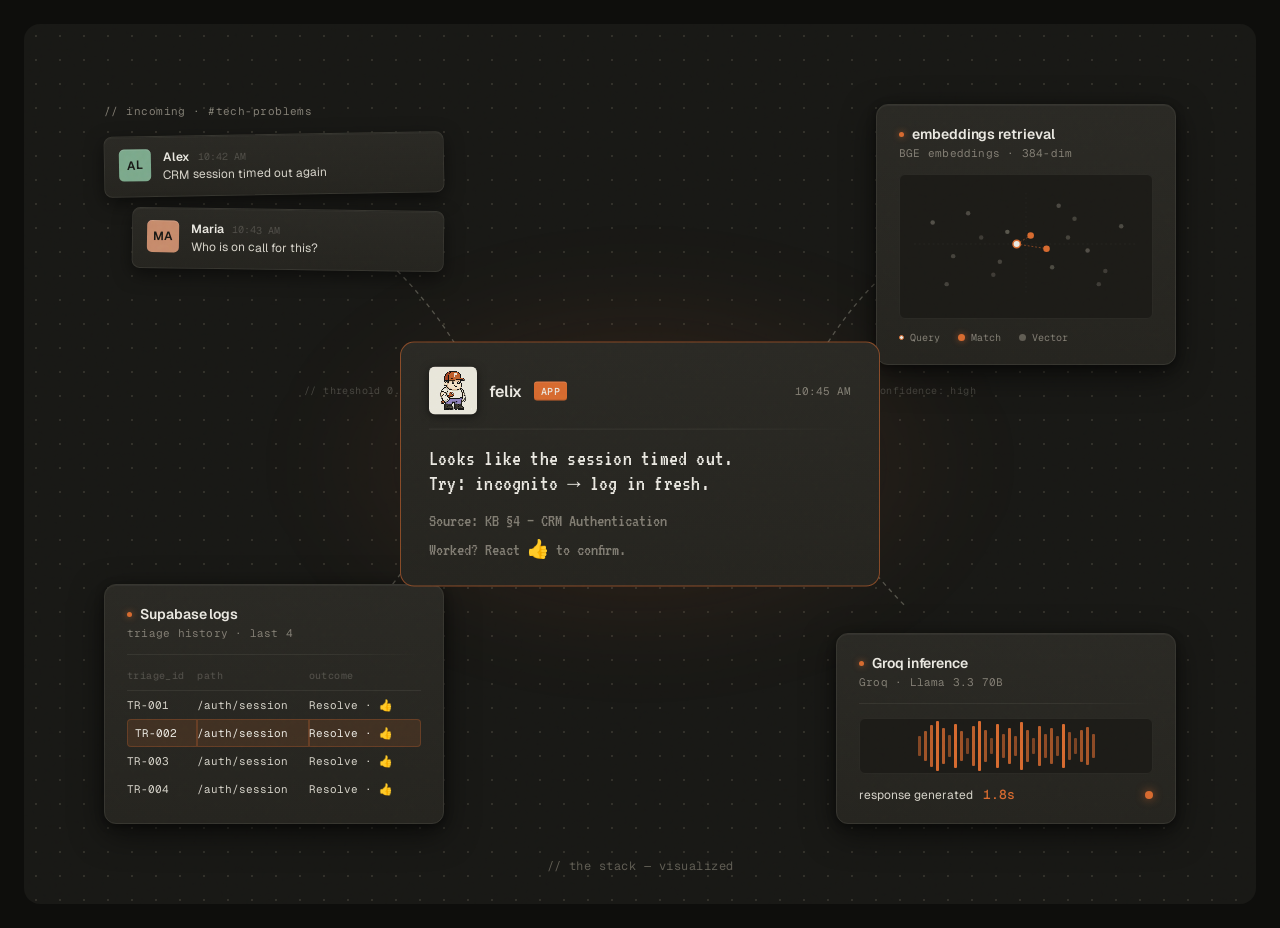
<file: refs/architecture-diagram.html>
<!DOCTYPE html>
<html lang="en">
<head>
  <meta charset="UTF-8">
  <title>felix · architecture diagram</title>
  <link rel="preconnect" href="https://fonts.googleapis.com">
  <link rel="preconnect" href="https://fonts.gstatic.com" crossorigin>
  <link href="https://fonts.googleapis.com/css2?family=Geist:wght@400;500;600&family=Geist+Mono:wght@400;500&family=VT323&display=swap" rel="stylesheet">
  <style>
    * { margin: 0; padding: 0; box-sizing: border-box; }

    body {
      background: #0E0E0C;
      font-family: 'Geist', -apple-system, sans-serif;
      min-height: 100vh;
      display: flex;
      align-items: center;
      justify-content: center;
      padding: 24px;
    }

    /* =====================================================
       CANVAS · the diagram surface (1400 × 880)
       ===================================================== */
    .canvas {
      position: relative;
      width: 1400px;
      height: 880px;
      background: #181815;
      background-image: radial-gradient(circle, rgba(60, 58, 50, 0.7) 1px, transparent 1px);
      background-size: 24px 24px;
      background-position: 0 0;
      border-radius: 16px;
      overflow: hidden;
      color: #EAE8E1;
    }

    /* Film grain overlay */
    .grain {
      position: absolute;
      inset: 0;
      opacity: 0.07;
      pointer-events: none;
      z-index: 20;
      background-image: url("data:image/svg+xml;utf8,<svg xmlns='http://www.w3.org/2000/svg' viewBox='0 0 200 200'><filter id='n'><feTurbulence type='fractalNoise' baseFrequency='0.85' numOctaves='3' stitchTiles='stitch'/></filter><rect width='100%25' height='100%25' filter='url(%23n)'/></svg>");
      mix-blend-mode: overlay;
    }

    /* Ambient orange wash behind felix */
    .felix-aura {
      position: absolute;
      top: 50%;
      left: 50%;
      transform: translate(-50%, -50%);
      width: 700px;
      height: 400px;
      background: radial-gradient(ellipse at center, rgba(214, 105, 47, 0.22) 0%, rgba(214, 105, 47, 0.08) 35%, transparent 70%);
      filter: blur(40px);
      pointer-events: none;
      z-index: 1;
      animation: auraPulse 4s ease-in-out infinite;
    }

    @keyframes auraPulse {
      0%, 100% { opacity: 0.85; transform: translate(-50%, -50%) scale(1); }
      50%      { opacity: 1; transform: translate(-50%, -50%) scale(1.04); }
    }

    /* =====================================================
       CONNECTORS LAYER · SVG paths with flowing dashes
       ===================================================== */
    .connectors {
      position: absolute;
      inset: 0;
      pointer-events: none;
      z-index: 2;
    }

    .connector {
      fill: none;
      stroke: #5F5C53;
      stroke-width: 1.5;
      stroke-dasharray: 5 5;
      animation: flow 2.8s linear infinite;
      opacity: 0.85;
    }

    @keyframes flow {
      to { stroke-dashoffset: -30; }
    }

    /* =====================================================
       CARD BASE STYLES
       ===================================================== */
    .card {
      position: absolute;
      background: linear-gradient(180deg, #2A2924 0%, #25241F 100%);
      border: 1px solid #36352F;
      border-radius: 12px;
      box-shadow:
        0 10px 32px rgba(0, 0, 0, 0.55),
        0 2px 8px rgba(0, 0, 0, 0.4),
        0 1px 0 rgba(255, 255, 255, 0.04) inset;
      padding: 20px 22px;
      z-index: 5;
    }

    .card-title {
      font-family: 'Geist', sans-serif;
      font-size: 14px;
      font-weight: 600;
      color: #EAE8E1;
      letter-spacing: -0.005em;
      margin-bottom: 3px;
      display: flex;
      align-items: center;
      gap: 8px;
    }

    .card-title::before {
      content: "";
      width: 5px;
      height: 5px;
      background: #D6692F;
      border-radius: 50%;
      box-shadow: 0 0 6px rgba(214, 105, 47, 0.7);
    }

    .card-subtitle {
      font-family: 'Geist Mono', monospace;
      font-size: 11px;
      color: #807C72;
      letter-spacing: 0.02em;
    }

    .card-divider {
      height: 1px;
      background: linear-gradient(90deg, #36352F 0%, #36352F 70%, transparent 100%);
      margin: 14px 0;
    }

    /* =====================================================
       NW · AGENT MESSAGES (no card wrapper, just bubbles)
       ===================================================== */
    .nw-cluster {
      position: absolute;
      top: 80px;
      left: 80px;
      width: 340px;
      z-index: 5;
    }

    .eyebrow {
      font-family: 'Geist Mono', monospace;
      font-size: 11px;
      color: #807C72;
      letter-spacing: 0.04em;
      margin-bottom: 16px;
    }

    .msg-bubble {
      background: linear-gradient(180deg, #2A2924 0%, #25241F 100%);
      border: 1px solid #36352F;
      border-radius: 8px;
      padding: 12px 14px;
      display: flex;
      gap: 12px;
      box-shadow:
        0 6px 18px rgba(0, 0, 0, 0.5),
        0 1px 0 rgba(255, 255, 255, 0.03) inset;
      margin-bottom: 14px;
      transform: rotate(-1deg);
    }

    .msg-bubble + .msg-bubble {
      margin-left: 28px;
      transform: rotate(0.8deg);
    }

    .msg-avatar {
      width: 32px;
      height: 32px;
      border-radius: 5px;
      display: flex;
      align-items: center;
      justify-content: center;
      font-weight: 600;
      font-size: 12px;
      color: #181815;
      flex-shrink: 0;
      box-shadow: 0 1px 0 rgba(255, 255, 255, 0.15) inset;
    }

    .msg-avatar.alex  { background: #7BA88B; }
    .msg-avatar.maria { background: #C68A6B; }

    .msg-content { flex: 1; min-width: 0; }

    .msg-header {
      display: flex;
      gap: 8px;
      align-items: baseline;
      margin-bottom: 2px;
    }

    .msg-name {
      font-size: 12px;
      font-weight: 600;
      color: #EAE8E1;
    }

    .msg-time {
      font-family: 'Geist Mono', monospace;
      font-size: 10px;
      color: #4F4D47;
    }

    .msg-body {
      font-size: 12px;
      color: #D4D1C7;
      line-height: 1.4;
    }

    /* =====================================================
       NE · EMBEDDINGS RETRIEVAL
       ===================================================== */
    .ne-card {
      top: 80px;
      right: 80px;
      width: 300px;
    }

    .scatter-container {
      background: #1C1B17;
      border: 1px solid #2A2924;
      border-radius: 6px;
      padding: 14px;
      margin: 14px 0 12px;
    }

    .legend {
      display: flex;
      gap: 18px;
    }

    .legend-item {
      display: flex;
      align-items: center;
      gap: 6px;
      font-family: 'Geist Mono', monospace;
      font-size: 10px;
      color: #807C72;
    }

    .legend-dot {
      width: 7px;
      height: 7px;
      border-radius: 50%;
      flex-shrink: 0;
    }

    .legend-dot.query {
      background: #EAE8E1;
      border: 1.5px solid #D6692F;
      width: 5px;
      height: 5px;
    }
    .legend-dot.match  { background: #D6692F; box-shadow: 0 0 6px rgba(214, 105, 47, 0.6); }
    .legend-dot.vector { background: #5F5C53; }

    /* Pulse on match dots */
    .match-dot { animation: matchPulse 2.2s ease-in-out infinite; }
    @keyframes matchPulse {
      0%, 100% { opacity: 1; r: 3.5; }
      50%      { opacity: 0.75; r: 4.2; }
    }

    /* =====================================================
       CENTER · FELIX CARD (with rust ring + breathing glow)
       ===================================================== */
    .felix-card {
      position: absolute;
      top: 50%;
      left: 50%;
      transform: translate(-50%, -50%);
      width: 480px;
      padding: 24px 28px;
      background: linear-gradient(180deg, #2A2924 0%, #25241F 100%);
      border: 1.5px solid rgba(214, 105, 47, 0.55);
      border-radius: 14px;
      animation: felixPulse 4s ease-in-out infinite;
      z-index: 6;
    }

    @keyframes felixPulse {
      0%, 100% {
        box-shadow:
          0 0 0 0 rgba(214, 105, 47, 0.0),
          0 0 60px rgba(214, 105, 47, 0.18),
          0 0 30px rgba(214, 105, 47, 0.12),
          0 14px 44px rgba(0, 0, 0, 0.65),
          0 1px 0 rgba(255, 255, 255, 0.06) inset;
        border-color: rgba(214, 105, 47, 0.55);
      }
      50% {
        box-shadow:
          0 0 0 0 rgba(214, 105, 47, 0.0),
          0 0 100px rgba(214, 105, 47, 0.28),
          0 0 50px rgba(214, 105, 47, 0.18),
          0 14px 44px rgba(0, 0, 0, 0.65),
          0 1px 0 rgba(255, 255, 255, 0.06) inset;
        border-color: rgba(214, 105, 47, 0.8);
      }
    }

    .felix-header {
      display: flex;
      align-items: center;
      gap: 12px;
    }

    .felix-mascot {
      width: 48px;
      height: 48px;
      object-fit: cover;
      object-position: top center;
      image-rendering: pixelated;
      image-rendering: crisp-edges;
      flex-shrink: 0;
      border-radius: 6px;
      filter: drop-shadow(0 2px 4px rgba(0, 0, 0, 0.5));
    }

    .felix-name {
      font-weight: 600;
      font-size: 16px;
      color: #EAE8E1;
    }

    .felix-app-tag {
      font-family: 'Geist Mono', monospace;
      font-size: 10px;
      font-weight: 500;
      padding: 3px 7px;
      background: #D6692F;
      color: #EAE8E1;
      border-radius: 3px;
      letter-spacing: 0.04em;
      box-shadow:
        0 1px 0 rgba(255, 255, 255, 0.15) inset,
        0 -1px 0 rgba(0, 0, 0, 0.15) inset;
    }

    .felix-time {
      margin-left: auto;
      font-family: 'Geist Mono', monospace;
      font-size: 11px;
      color: #807C72;
    }

    .felix-body {
      font-family: 'VT323', monospace;
      font-size: 22px;
      line-height: 1.15;
      color: #EAE8E1;
      letter-spacing: 0.01em;
      margin-top: 16px;
    }

    .felix-meta {
      font-family: 'VT323', monospace;
      font-size: 18px;
      line-height: 1.2;
      color: #807C72;
      margin-top: 14px;
    }

    .felix-meta + .felix-meta {
      margin-top: 8px;
    }

    /* =====================================================
       SW · SUPABASE LOGS
       ===================================================== */
    .sw-card {
      bottom: 80px;
      left: 80px;
      width: 340px;
    }

    .data-table {
      width: 100%;
      border-collapse: separate;
      border-spacing: 0;
      font-family: 'Geist Mono', monospace;
      font-size: 11px;
    }

    .data-table thead th {
      text-align: left;
      padding: 0 0 8px;
      color: #4F4D47;
      font-weight: 500;
      font-size: 10px;
      letter-spacing: 0.04em;
      border-bottom: 1px solid #36352F;
    }

    .data-table tbody td {
      padding: 7px 0;
      color: #D4D1C7;
    }

    .data-table tbody tr.highlighted td {
      background: rgba(214, 105, 47, 0.14);
      color: #EAE8E1;
      box-shadow: 0 0 0 1px rgba(214, 105, 47, 0.25) inset;
    }

    .data-table tbody tr.highlighted td:first-child {
      border-radius: 4px 0 0 4px;
      padding-left: 8px;
    }

    .data-table tbody tr.highlighted td:last-child {
      border-radius: 0 4px 4px 0;
      padding-right: 8px;
    }

    /* =====================================================
       SE · GROQ INFERENCE
       ===================================================== */
    .se-card {
      bottom: 80px;
      right: 80px;
      width: 340px;
    }

    .waveform {
      display: flex;
      gap: 3px;
      align-items: center;
      justify-content: center;
      height: 56px;
      margin: 14px 0 12px;
      padding: 8px 12px;
      background: #1C1B17;
      border: 1px solid #2A2924;
      border-radius: 6px;
    }

    .wave-bar {
      width: 3px;
      background: #D6692F;
      border-radius: 1px;
      flex-shrink: 0;
    }

    .groq-footer {
      display: flex;
      align-items: center;
      gap: 10px;
    }

    .groq-label {
      font-size: 12px;
      color: #D4D1C7;
    }

    .groq-time {
      font-family: 'Geist Mono', monospace;
      font-size: 13px;
      font-weight: 500;
      color: #D6692F;
    }

    .groq-status {
      width: 8px;
      height: 8px;
      border-radius: 50%;
      background: #D6692F;
      margin-left: auto;
      box-shadow: 0 0 10px rgba(214, 105, 47, 0.7);
      animation: statusPulse 1.8s ease-in-out infinite;
    }

    @keyframes statusPulse {
      0%, 100% { opacity: 1; }
      50%      { opacity: 0.5; }
    }

    /* =====================================================
       FLOATING METADATA LABELS in negative space
       ===================================================== */
    .floating-label {
      position: absolute;
      font-family: 'Geist Mono', monospace;
      font-size: 10px;
      color: #4F4D47;
      letter-spacing: 0.04em;
      z-index: 4;
      opacity: 0.85;
    }

    .label-1 { top: 360px; left: 280px; }
    .label-2 { top: 360px; right: 280px; }
    .label-3 { bottom: 320px; left: 380px; }

    /* =====================================================
       CAPTION
       ===================================================== */
    .caption {
      position: absolute;
      bottom: 30px;
      left: 50%;
      transform: translateX(-50%);
      font-family: 'Geist Mono', monospace;
      font-size: 12px;
      color: #5F5C53;
      letter-spacing: 0.04em;
      z-index: 5;
    }

    /* Accessibility — respect reduced motion preference */
    @media (prefers-reduced-motion: reduce) {
      .felix-card, .felix-aura, .connector,
      .groq-status, .match-dot {
        animation: none;
      }
    }
  </style>
</head>
<body>

  <div class="canvas">

    <!-- AMBIENT WASH behind felix -->
    <div class="felix-aura"></div>

    <!-- CONNECTORS · SVG paths with flowing dashes -->
    <svg class="connectors" viewBox="0 0 1400 880" preserveAspectRatio="none">
      <!-- NW agent cluster → felix top-left -->
      <path class="connector" d="M 380 240 C 440 290, 480 340, 510 400"/>
      <!-- NE embeddings card → felix top-right -->
      <path class="connector" d="M 1020 250 C 950 300, 920 350, 890 400"/>
      <!-- SW supabase card → felix bottom-left -->
      <path class="connector" d="M 400 660 C 450 600, 480 550, 510 510"/>
      <!-- SE groq card → felix bottom-right -->
      <path class="connector" d="M 1000 660 C 940 600, 920 550, 890 510"/>
    </svg>

    <!-- NW · AGENT MESSAGES -->
    <div class="nw-cluster">
      <div class="eyebrow">// incoming · #tech-problems</div>

      <div class="msg-bubble">
        <div class="msg-avatar alex">AL</div>
        <div class="msg-content">
          <div class="msg-header">
            <span class="msg-name">Alex</span>
            <span class="msg-time">10:42 AM</span>
          </div>
          <div class="msg-body">CRM session timed out again</div>
        </div>
      </div>

      <div class="msg-bubble">
        <div class="msg-avatar maria">MA</div>
        <div class="msg-content">
          <div class="msg-header">
            <span class="msg-name">Maria</span>
            <span class="msg-time">10:43 AM</span>
          </div>
          <div class="msg-body">Who is on call for this?</div>
        </div>
      </div>
    </div>

    <!-- NE · EMBEDDINGS -->
    <div class="card ne-card">
      <div class="card-title">embeddings retrieval</div>
      <div class="card-subtitle">BGE embeddings · 384-dim</div>

      <div class="scatter-container">
        <svg viewBox="0 0 240 110" width="100%" height="110">
          <!-- Axis hints -->
          <line x1="0" y1="55" x2="240" y2="55" stroke="#2F2E29" stroke-width="0.5" stroke-dasharray="2,3"/>
          <line x1="120" y1="0" x2="120" y2="110" stroke="#2F2E29" stroke-width="0.5" stroke-dasharray="2,3"/>

          <!-- Vector dots — naturally distributed, varied opacity -->
          <g fill="#5F5C53">
            <circle cx="20"  cy="32" r="2.4" opacity="0.8"/>
            <circle cx="42"  cy="68" r="2.4" opacity="0.6"/>
            <circle cx="58"  cy="22" r="2.4" opacity="0.7"/>
            <circle cx="85"  cy="88" r="2.4" opacity="0.5"/>
            <circle cx="100" cy="42" r="2.4" opacity="0.9"/>
            <circle cx="148" cy="80" r="2.4" opacity="0.7"/>
            <circle cx="172" cy="28" r="2.4" opacity="0.6"/>
            <circle cx="186" cy="62" r="2.4" opacity="0.8"/>
            <circle cx="205" cy="84" r="2.4" opacity="0.5"/>
            <circle cx="222" cy="36" r="2.4" opacity="0.7"/>
            <circle cx="35"  cy="98" r="2.4" opacity="0.6"/>
            <circle cx="72"  cy="48" r="2.4" opacity="0.5"/>
            <circle cx="155" cy="14" r="2.4" opacity="0.7"/>
            <circle cx="198" cy="98" r="2.4" opacity="0.5"/>
            <circle cx="92"  cy="74" r="2.4" opacity="0.6"/>
            <circle cx="165" cy="48" r="2.4" opacity="0.6"/>
          </g>

          <!-- Similarity lines (query → matches) -->
          <line x1="110" y1="55" x2="125" y2="46" stroke="#D6692F" stroke-width="0.8" stroke-dasharray="2,2" opacity="0.7"/>
          <line x1="110" y1="55" x2="142" y2="60" stroke="#D6692F" stroke-width="0.8" stroke-dasharray="2,2" opacity="0.7"/>

          <!-- Match dots (pulsing) -->
          <circle class="match-dot" cx="125" cy="46" r="3.5" fill="#D6692F"/>
          <circle class="match-dot" cx="142" cy="60" r="3.5" fill="#D6692F" style="animation-delay: 0.6s"/>

          <!-- Query dot -->
          <circle cx="110" cy="55" r="4" fill="#EAE8E1" stroke="#D6692F" stroke-width="1.5"/>
        </svg>
      </div>

      <div class="legend">
        <div class="legend-item">
          <span class="legend-dot query"></span>
          <span>Query</span>
        </div>
        <div class="legend-item">
          <span class="legend-dot match"></span>
          <span>Match</span>
        </div>
        <div class="legend-item">
          <span class="legend-dot vector"></span>
          <span>Vector</span>
        </div>
      </div>
    </div>

    <!-- CENTER · FELIX CARD -->
    <div class="felix-card">
      <div class="felix-header">
        <img class="felix-mascot" src="../assets/felix-mascot.png" alt="Felix">
        <span class="felix-name">felix</span>
        <span class="felix-app-tag">APP</span>
        <span class="felix-time">10:45 AM</span>
      </div>

      <div class="card-divider"></div>

      <div class="felix-body">
        Looks like the session timed out.<br>
        Try: incognito → log in fresh.
      </div>

      <div class="felix-meta">Source: KB §4 — CRM Authentication</div>
      <div class="felix-meta">Worked? React 👍 to confirm.</div>
    </div>

    <!-- SW · SUPABASE LOGS -->
    <div class="card sw-card">
      <div class="card-title">Supabase logs</div>
      <div class="card-subtitle">triage history · last 4</div>

      <div class="card-divider"></div>

      <table class="data-table">
        <thead>
          <tr>
            <th>triage_id</th>
            <th>path</th>
            <th>outcome</th>
          </tr>
        </thead>
        <tbody>
          <tr>
            <td>TR-001</td>
            <td>/auth/session</td>
            <td>Resolve · 👍</td>
          </tr>
          <tr class="highlighted">
            <td>TR-002</td>
            <td>/auth/session</td>
            <td>Resolve · 👍</td>
          </tr>
          <tr>
            <td>TR-003</td>
            <td>/auth/session</td>
            <td>Resolve · 👍</td>
          </tr>
          <tr>
            <td>TR-004</td>
            <td>/auth/session</td>
            <td>Resolve · 👍</td>
          </tr>
        </tbody>
      </table>
    </div>

    <!-- SE · GROQ INFERENCE -->
    <div class="card se-card">
      <div class="card-title">Groq inference</div>
      <div class="card-subtitle">Groq · Llama 3.3 70B</div>

      <div class="card-divider"></div>

      <div class="waveform">
        <div class="wave-bar" style="height: 20px; opacity: 0.55"></div>
        <div class="wave-bar" style="height: 30px; opacity: 0.7"></div>
        <div class="wave-bar" style="height: 42px; opacity: 0.85"></div>
        <div class="wave-bar" style="height: 50px;"></div>
        <div class="wave-bar" style="height: 36px; opacity: 0.8"></div>
        <div class="wave-bar" style="height: 22px; opacity: 0.55"></div>
        <div class="wave-bar" style="height: 44px;"></div>
        <div class="wave-bar" style="height: 30px; opacity: 0.7"></div>
        <div class="wave-bar" style="height: 16px; opacity: 0.5"></div>
        <div class="wave-bar" style="height: 40px; opacity: 0.85"></div>
        <div class="wave-bar" style="height: 50px;"></div>
        <div class="wave-bar" style="height: 32px; opacity: 0.7"></div>
        <div class="wave-bar" style="height: 16px; opacity: 0.5"></div>
        <div class="wave-bar" style="height: 44px;"></div>
        <div class="wave-bar" style="height: 24px; opacity: 0.6"></div>
        <div class="wave-bar" style="height: 36px; opacity: 0.85"></div>
        <div class="wave-bar" style="height: 20px; opacity: 0.6"></div>
        <div class="wave-bar" style="height: 48px;"></div>
        <div class="wave-bar" style="height: 32px; opacity: 0.7"></div>
        <div class="wave-bar" style="height: 16px; opacity: 0.5"></div>
        <div class="wave-bar" style="height: 40px; opacity: 0.85"></div>
        <div class="wave-bar" style="height: 24px; opacity: 0.6"></div>
        <div class="wave-bar" style="height: 36px; opacity: 0.7"></div>
        <div class="wave-bar" style="height: 20px; opacity: 0.55"></div>
        <div class="wave-bar" style="height: 44px;"></div>
        <div class="wave-bar" style="height: 28px; opacity: 0.6"></div>
        <div class="wave-bar" style="height: 16px; opacity: 0.5"></div>
        <div class="wave-bar" style="height: 32px; opacity: 0.7"></div>
        <div class="wave-bar" style="height: 38px; opacity: 0.75"></div>
        <div class="wave-bar" style="height: 24px; opacity: 0.6"></div>
      </div>

      <div class="groq-footer">
        <span class="groq-label">response generated</span>
        <span class="groq-time">1.8s</span>
        <span class="groq-status"></span>
      </div>
    </div>

    <!-- FLOATING METADATA in negative space -->
    <div class="floating-label label-1">// threshold 0.65</div>
    <div class="floating-label label-2">// confidence: high</div>
    <div class="floating-label label-3">// path: A · Resolve</div>

    <!-- CAPTION -->
    <div class="caption">// the stack — visualized</div>

    <!-- FILM GRAIN (top layer) -->
    <div class="grain"></div>

  </div>

</body>
</html>
</file>
<file: tokens.css>
/* ============================================================
   shrey.lab — Design Tokens
   The single source of truth for the brand.
   Import this once in any project and every other file inherits it.
   ============================================================ */

@import url('https://fonts.googleapis.com/css2?family=Instrument+Serif:ital@0;1&family=Geist:wght@300;400;500;600;700&family=Geist+Mono:wght@400;500&family=Sansita+Swashed:wght@400;500;700&family=VT323&display=swap');

:root {
  /* ─── Brand Colors ─────────────────────────────────────────
     Lime is the protagonist — used like neon signage, never wallpaper.
     Charcoal/ink is the stage. Lavender + rust are supporting cast.
     ─────────────────────────────────────────────────────── */

  /* Signature — the one color that says "this is shrey.lab" */
  --lime-50:  #F4FCDF;
  --lime-100: #E8F9BC;
  --lime-200: #D6F488;
  --lime-300: #C2EE54;
  --lime-400: #A8E10C;   /* primary signature */
  --lime-500: #94C90A;
  --lime-600: #7AAA08;
  --lime-700: #5C8006;

  /* Lavender — soft, considered, used for secondary surfaces & quiet accents */
  --lavender-50:  #F4F1FB;
  --lavender-100: #E6DFF7;
  --lavender-200: #CFC3EE;
  --lavender-300: #B5A4E2;
  --lavender-400: #9C86D4;   /* primary lavender */
  --lavender-500: #7E68B8;
  --lavender-600: #604E94;

  /* Rust — warm counterweight to lime, used for emphasis & destructive intent */
  --rust-50:  #FBEFE8;
  --rust-100: #F6D9C9;
  --rust-200: #EDB395;
  --rust-300: #E48C61;
  --rust-400: #D6692F;   /* primary rust */
  --rust-500: #B85420;
  --rust-600: #913F18;

  /* Ink — neutrals tuned warm so they don't feel sterile */
  --ink-0:    #FFFFFF;
  --ink-25:   #FBFAF7;   /* warm paper — light mode default bg */
  --ink-50:   #F5F4F0;
  --ink-100:  #EAE8E1;
  --ink-200:  #D4D1C7;
  --ink-300:  #B0ACA0;
  --ink-400:  #807C72;
  --ink-500:  #4F4D47;
  --ink-600:  #36352F;
  --ink-700:  #25241F;
  --ink-800:  #181815;   /* dark mode default bg */
  --ink-900:  #0E0E0C;
  --ink-1000: #000000;

  /* Semantic — what the colors mean, not what they look like.
     Components reference these. Theme switching swaps these. */
  --bg:           var(--ink-25);
  --bg-elevated:  var(--ink-0);
  --bg-sunken:    var(--ink-50);
  --bg-inverse:   var(--ink-800);

  --fg:           var(--ink-800);
  --fg-muted:     var(--ink-500);
  --fg-subtle:    var(--ink-400);
  --fg-inverse:   var(--ink-25);

  --border:       var(--ink-100);
  --border-strong:var(--ink-200);
  --border-focus: var(--lime-400);

  --accent:       var(--lime-400);
  --accent-hover: var(--lime-500);
  --accent-fg:    var(--ink-900);    /* text *on* accent — dark for AA contrast */

  --secondary:    var(--lavender-400);
  --secondary-fg: var(--ink-0);

  --danger:       var(--rust-400);
  --danger-fg:    var(--ink-0);

  --success:      var(--lime-500);

  /* ─── Typography ───────────────────────────────────────────
     Five faces, each with a defined job. Mix is intentional, not chaotic.
     ─────────────────────────────────────────────────────── */

  --font-display:  'Instrument Serif', 'Times New Roman', serif;     /* italic editorial moments */
  --font-sans:     'Geist', -apple-system, BlinkMacSystemFont, 'Segoe UI', sans-serif;  /* workhorse */
  --font-mono:     'Geist Mono', 'JetBrains Mono', ui-monospace, monospace;             /* technical voice */
  --font-playful:  'Sansita Swashed', cursive;                                          /* warm playful display */
  --font-pixel:    'VT323', monospace;                                                  /* retro pixel hits */

  /* Modular type scale — 1.250 (Major Third) ratio off 16px base */
  --text-3xs: 0.625rem;   /* 10px */
  --text-2xs: 0.75rem;    /* 12px */
  --text-xs:  0.8125rem;  /* 13px */
  --text-sm:  0.875rem;   /* 14px */
  --text-base:1rem;       /* 16px */
  --text-lg:  1.125rem;   /* 18px */
  --text-xl:  1.375rem;   /* 22px */
  --text-2xl: 1.75rem;    /* 28px */
  --text-3xl: 2.25rem;    /* 36px */
  --text-4xl: 3rem;       /* 48px */
  --text-5xl: 4rem;       /* 64px */
  --text-6xl: 5.5rem;     /* 88px */

  --leading-tight:   1.1;
  --leading-snug:    1.25;
  --leading-normal:  1.5;
  --leading-relaxed: 1.7;

  --tracking-tight:  -0.02em;
  --tracking-snug:   -0.01em;
  --tracking-normal: 0;
  --tracking-wide:   0.04em;
  --tracking-mono:   -0.02em;   /* mono tightens slightly for visual parity */

  --weight-light:    300;
  --weight-regular:  400;
  --weight-medium:   500;
  --weight-semibold: 600;
  --weight-bold:     700;

  /* ─── Spacing ──────────────────────────────────────────────
     8-point grid. Stick to these values. No magic numbers in components.
     ─────────────────────────────────────────────────────── */
  --space-0:  0;
  --space-1:  0.25rem;   /* 4 */
  --space-2:  0.5rem;    /* 8 */
  --space-3:  0.75rem;   /* 12 */
  --space-4:  1rem;      /* 16 */
  --space-5:  1.5rem;    /* 24 */
  --space-6:  2rem;      /* 32 */
  --space-7:  3rem;      /* 48 */
  --space-8:  4rem;      /* 64 */
  --space-9:  6rem;      /* 96 */
  --space-10: 8rem;      /* 128 */

  /* ─── Radii ────────────────────────────────────────────────
     Slightly soft corners. Premium feel. Never aggressively round.
     ─────────────────────────────────────────────────────── */
  --radius-none: 0;
  --radius-xs:   2px;
  --radius-sm:   4px;
  --radius-md:   8px;     /* default for buttons, inputs */
  --radius-lg:   12px;    /* cards */
  --radius-xl:   16px;    /* large surfaces */
  --radius-2xl:  24px;    /* hero panels */
  --radius-full: 9999px;  /* pills, avatars */

  /* ─── Borders ──────────────────────────────────────────────
     Thin and subtle by default. Brutalist mode bumps width.
     ─────────────────────────────────────────────────────── */
  --border-width-hairline: 0.5px;
  --border-width-thin:     1px;
  --border-width-medium:   2px;
  --border-width-thick:    3px;
  --border-width-brutal:   4px;

  /* ─── Shadows ──────────────────────────────────────────────
     Soft by default. Brutalist offset shadows reserved for accent moments.
     ─────────────────────────────────────────────────────── */
  --shadow-none:    none;
  --shadow-xs:      0 1px 2px rgba(14, 14, 12, 0.04);
  --shadow-sm:      0 1px 3px rgba(14, 14, 12, 0.06), 0 1px 2px rgba(14, 14, 12, 0.04);
  --shadow-md:      0 4px 8px rgba(14, 14, 12, 0.06), 0 2px 4px rgba(14, 14, 12, 0.04);
  --shadow-lg:      0 12px 24px rgba(14, 14, 12, 0.08), 0 4px 8px rgba(14, 14, 12, 0.04);
  --shadow-xl:      0 24px 48px rgba(14, 14, 12, 0.10), 0 8px 16px rgba(14, 14, 12, 0.05);

  /* Brutalist offset — for accent moments */
  --shadow-brutal-sm: 3px 3px 0 var(--ink-800);
  --shadow-brutal-md: 5px 5px 0 var(--ink-800);
  --shadow-brutal-lg: 8px 8px 0 var(--ink-800);

  /* Glow — sparingly, on lime, for hero accents only */
  --shadow-glow-lime:    0 0 0 1px var(--lime-400), 0 0 24px rgba(168, 225, 12, 0.35);
  --shadow-glow-lavender:0 0 0 1px var(--lavender-400), 0 0 24px rgba(156, 134, 212, 0.30);

  /* ─── Glass surfaces ───────────────────────────────────────
     Apple-esque frosted glass. Use with backdrop-filter blur.
     ─────────────────────────────────────────────────────── */
  --glass-bg-light:    rgba(255, 255, 255, 0.65);
  --glass-bg-dark:     rgba(24, 24, 21, 0.55);
  --glass-border:      rgba(255, 255, 255, 0.18);
  --glass-blur:        blur(20px) saturate(1.4);
  --glass-blur-strong: blur(40px) saturate(1.6);

  /* ─── Motion ───────────────────────────────────────────────
     Micro-interactions. Quick, considered, never bouncy.
     ─────────────────────────────────────────────────────── */
  --ease-out:    cubic-bezier(0.22, 1, 0.36, 1);     /* default — confident exit */
  --ease-in-out: cubic-bezier(0.65, 0, 0.35, 1);     /* state changes */
  --ease-spring: cubic-bezier(0.34, 1.56, 0.64, 1);  /* sparingly, for reveals */

  --duration-instant: 80ms;
  --duration-fast:    160ms;   /* default */
  --duration-base:    240ms;
  --duration-slow:    400ms;
  --duration-page:    600ms;

  /* ─── Layout ───────────────────────────────────────────────  */
  --container-sm:  640px;
  --container-md:  768px;
  --container-lg:  1024px;
  --container-xl:  1280px;
  --container-2xl: 1440px;

  --z-base:    0;
  --z-raised:  10;
  --z-overlay: 100;
  --z-modal:   1000;
  --z-toast:   2000;

  /* ─── Focus ring ───────────────────────────────────────────
     Accessibility is non-negotiable. Lime ring on every focusable.
     ─────────────────────────────────────────────────────── */
  --focus-ring: 0 0 0 2px var(--bg), 0 0 0 4px var(--lime-400);

  /* ─── Data viz palette ─────────────────────────────────────
     Series cycle for charts. Lime always leads (the protagonist).
     ─────────────────────────────────────────────────────── */
  --chart-1: var(--lime-400);
  --chart-2: var(--lavender-400);
  --chart-3: var(--rust-400);
  --chart-4: var(--ink-500);
  --chart-5: var(--lime-200);
  --chart-6: var(--lavender-200);

  --chart-grid:        var(--border);
  --chart-axis:        var(--fg-muted);
  --chart-tooltip-bg:  var(--ink-800);
  --chart-tooltip-fg:  var(--ink-25);

  /* ─── Code syntax tokens ───────────────────────────────────
     Used by syntax highlighters. Keep in sync with code-theme.css.
     ─────────────────────────────────────────────────────── */
  --code-bg:        var(--ink-900);
  --code-fg:        var(--ink-25);
  --code-keyword:   var(--lime-400);
  --code-string:    var(--lavender-300);
  --code-comment:   var(--ink-400);
  --code-number:    var(--rust-300);
  --code-variable:  var(--ink-25);
  --code-function:  var(--lime-300);
  --code-operator:  var(--ink-200);
  --code-tag:       var(--lavender-400);

  /* ─── Image treatment ──────────────────────────────────────
     B&W default, saturate on hover. Locked rule.
     ─────────────────────────────────────────────────────── */
  --image-filter-default: grayscale(100%) contrast(1.05);
  --image-filter-active:  grayscale(0%) contrast(1);
  --image-transition:     filter var(--duration-slow) var(--ease-out);
}

/* ─── Dark mode ──────────────────────────────────────────────
   Auto-applies via prefers-color-scheme, manual via [data-theme="dark"].
   ──────────────────────────────────────────────────────── */
@media (prefers-color-scheme: dark) {
  :root:not([data-theme="light"]) {
    --bg:           var(--ink-800);
    --bg-elevated:  var(--ink-700);
    --bg-sunken:    var(--ink-900);
    --bg-inverse:   var(--ink-25);

    --fg:           var(--ink-25);
    --fg-muted:     var(--ink-300);
    --fg-subtle:    var(--ink-400);
    --fg-inverse:   var(--ink-800);

    --border:       var(--ink-700);
    --border-strong:var(--ink-600);

    --shadow-brutal-sm: 3px 3px 0 var(--lime-400);
    --shadow-brutal-md: 5px 5px 0 var(--lime-400);
    --shadow-brutal-lg: 8px 8px 0 var(--lime-400);
  }
}

[data-theme="dark"] {
  --bg:           var(--ink-800);
  --bg-elevated:  var(--ink-700);
  --bg-sunken:    var(--ink-900);
  --bg-inverse:   var(--ink-25);

  --fg:           var(--ink-25);
  --fg-muted:     var(--ink-300);
  --fg-subtle:    var(--ink-400);
  --fg-inverse:   var(--ink-800);

  --border:       var(--ink-700);
  --border-strong:var(--ink-600);

  --shadow-brutal-sm: 3px 3px 0 var(--lime-400);
  --shadow-brutal-md: 5px 5px 0 var(--lime-400);
  --shadow-brutal-lg: 8px 8px 0 var(--lime-400);
}

/* ─── Reduced motion ──────────────────────────────────────── */
@media (prefers-reduced-motion: reduce) {
  *, *::before, *::after {
    animation-duration: 0.01ms !important;
    animation-iteration-count: 1 !important;
    transition-duration: 0.01ms !important;
    scroll-behavior: auto !important;
  }
}

/* ─── Resets & base ───────────────────────────────────────── */
*, *::before, *::after { box-sizing: border-box; }
html { -webkit-text-size-adjust: 100%; -webkit-font-smoothing: antialiased; -moz-osx-font-smoothing: grayscale; }
body {
  margin: 0;
  font-family: var(--font-sans);
  font-size: var(--text-base);
  line-height: var(--leading-normal);
  color: var(--fg);
  background: var(--bg);
  font-feature-settings: "ss01", "cv11";   /* Geist's stylistic alternates */
}
:focus-visible {
  outline: none;
  box-shadow: var(--focus-ring);
  border-radius: var(--radius-sm);
}
::selection { background: var(--lime-400); color: var(--ink-900); }

/* ─── Image treatment (the locked rule) ─────────────────────
   B&W default, saturate on hover. Touch devices skip the filter.
   ──────────────────────────────────────────────────────── */
.lab-image,
img.lab-image,
.lab-image > img {
  filter: var(--image-filter-default);
  transition: var(--image-transition);
  border-radius: var(--radius-md);
}
@media (hover: hover) {
  .lab-image:hover,
  .lab-image:hover > img,
  a:hover .lab-image,
  a:hover .lab-image > img {
    filter: var(--image-filter-active);
  }
}
@media (hover: none) {
  .lab-image, .lab-image > img { filter: none; }
}
.lab-image-color, .lab-image-color > img { filter: none !important; }

/* ─── Inline links ────────────────────────────────────────── */
.lab-link {
  color: var(--fg);
  text-decoration: none;
  position: relative;
  background-image: linear-gradient(var(--lime-400), var(--lime-400));
  background-position: 0 100%;
  background-repeat: no-repeat;
  background-size: 0 1.5px;
  transition: background-size var(--duration-base) var(--ease-out);
}
.lab-link:hover { background-size: 100% 1.5px; }

/* ─── Code blocks ─────────────────────────────────────────── */
code.inline,
:not(pre) > code {
  font-family: var(--font-mono);
  font-size: 0.9em;
  padding: 1px 6px;
  border-radius: var(--radius-sm);
  background: var(--bg-sunken);
  color: var(--rust-500);
  border: 1px solid var(--border);
  letter-spacing: var(--tracking-mono);
}
[data-theme="dark"] :not(pre) > code,
[data-theme="dark"] code.inline { color: var(--rust-300); }

pre.code-block {
  font-family: var(--font-mono);
  font-size: var(--text-sm);
  background: var(--code-bg);
  color: var(--code-fg);
  padding: var(--space-5);
  border-radius: var(--radius-lg);
  overflow-x: auto;
  line-height: var(--leading-relaxed);
  letter-spacing: var(--tracking-mono);
  margin: 0;
}
pre.code-block .tok-keyword  { color: var(--code-keyword); }
pre.code-block .tok-string   { color: var(--code-string); }
pre.code-block .tok-comment  { color: var(--code-comment); font-style: italic; }
pre.code-block .tok-number   { color: var(--code-number); }
pre.code-block .tok-function { color: var(--code-function); }
pre.code-block .tok-tag      { color: var(--code-tag); }
pre.code-block .tok-operator { color: var(--code-operator); }

/* ─── Pulse animation (used by status pill, lime indicators) ── */
@keyframes pulse-lime {
  0%, 100% { box-shadow: 0 0 0 0 rgba(168, 225, 12, 0.5); }
  50%      { box-shadow: 0 0 0 6px rgba(168, 225, 12, 0); }
}
@keyframes shimmer {
  0%   { background-position: -200% 0; }
  100% { background-position: 200% 0; }
}
@keyframes fade-up {
  from { opacity: 0; transform: translateY(8px); }
  to   { opacity: 1; transform: translateY(0); }
}
@keyframes fade-in {
  from { opacity: 0; }
  to   { opacity: 1; }
}
@keyframes lime-line-draw {
  from { transform: scaleX(0); }
  to   { transform: scaleX(1); }
}

/* ─── Page-load reveal helpers (sequential fade-up) ────────── */
.lab-reveal {
  animation: fade-up var(--duration-slow) var(--ease-out) both;
}
.lab-reveal-stagger > * {
  animation: fade-up var(--duration-slow) var(--ease-out) both;
}
.lab-reveal-stagger > *:nth-child(1) { animation-delay:    0ms; }
.lab-reveal-stagger > *:nth-child(2) { animation-delay:   60ms; }
.lab-reveal-stagger > *:nth-child(3) { animation-delay:  120ms; }
.lab-reveal-stagger > *:nth-child(4) { animation-delay:  180ms; }
.lab-reveal-stagger > *:nth-child(5) { animation-delay:  240ms; }
.lab-reveal-stagger > *:nth-child(6) { animation-delay:  300ms; }
.lab-reveal-stagger > *:nth-child(7) { animation-delay:  360ms; }
.lab-reveal-stagger > *:nth-child(8) { animation-delay:  420ms; }
.lab-reveal-stagger > *:nth-child(9) { animation-delay:  480ms; }

/* ─── Cinematic load (home hero only) ────────────────────────
   A lime line draws across the top of the hero, then content reveals.
   ──────────────────────────────────────────────────────── */
.lab-cinematic {
  position: relative;
}
.lab-cinematic::before {
  content: "";
  position: absolute;
  top: 0; left: 0;
  height: 2px;
  width: 100%;
  background: var(--lime-400);
  transform-origin: left;
  animation: lime-line-draw 600ms var(--ease-out) both;
}
.lab-cinematic > * {
  animation: fade-up 600ms var(--ease-out) 200ms both;
}

/* ─── Surfaces (the four new ones you locked) ─────────────────
   Use sparingly — each is a "section technique," not wallpaper.
   ──────────────────────────────────────────────────────── */

/* Grid paper — engineer's notebook. Used for "behind the scenes" sections. */
.lab-surface-grid-paper {
  background-color: var(--bg);
  background-image:
    linear-gradient(to right,  var(--lavender-100) 1px, transparent 1px),
    linear-gradient(to bottom, var(--lavender-100) 1px, transparent 1px);
  background-size: 24px 24px;
  background-position: 0 0;
}
[data-theme="dark"] .lab-surface-grid-paper {
  background-color: var(--bg);
  background-image:
    linear-gradient(to right,  rgba(156, 134, 212, 0.08) 1px, transparent 1px),
    linear-gradient(to bottom, rgba(156, 134, 212, 0.08) 1px, transparent 1px);
}

/* Dotted paper — Notion-style dot grid. Calm. */
.lab-surface-dotted {
  background-color: var(--bg);
  background-image: radial-gradient(var(--ink-200) 1px, transparent 1px);
  background-size: 18px 18px;
  background-position: 0 0;
}
[data-theme="dark"] .lab-surface-dotted {
  background-image: radial-gradient(rgba(168, 225, 12, 0.10) 1px, transparent 1px);
}

/* Crushed paper — soft texture, warm. The "mood" surface for editorial blocks. */
.lab-surface-crushed {
  background-color: var(--ink-25);
  background-image:
    radial-gradient(circle at 20% 30%, rgba(214, 105, 47, 0.04) 0%, transparent 40%),
    radial-gradient(circle at 80% 60%, rgba(156, 134, 212, 0.05) 0%, transparent 40%),
    radial-gradient(circle at 50% 90%, rgba(168, 225, 12, 0.03) 0%, transparent 40%),
    url("data:image/svg+xml;utf8,<svg xmlns='http://www.w3.org/2000/svg' width='200' height='200'><filter id='n'><feTurbulence type='fractalNoise' baseFrequency='0.65' numOctaves='3' seed='5'/><feColorMatrix values='0 0 0 0 0.14  0 0 0 0 0.14  0 0 0 0 0.12  0 0 0 0.06 0'/></filter><rect width='100%25' height='100%25' filter='url(%23n)'/></svg>");
  background-blend-mode: multiply;
}
[data-theme="dark"] .lab-surface-crushed {
  background-color: var(--ink-800);
  background-image:
    radial-gradient(circle at 20% 30%, rgba(214, 105, 47, 0.10) 0%, transparent 40%),
    radial-gradient(circle at 80% 60%, rgba(156, 134, 212, 0.10) 0%, transparent 40%),
    radial-gradient(circle at 50% 90%, rgba(168, 225, 12, 0.06) 0%, transparent 40%),
    url("data:image/svg+xml;utf8,<svg xmlns='http://www.w3.org/2000/svg' width='200' height='200'><filter id='n'><feTurbulence type='fractalNoise' baseFrequency='0.65' numOctaves='3' seed='5'/><feColorMatrix values='0 0 0 0 1  0 0 0 0 1  0 0 0 0 1  0 0 0 0.04 0'/></filter><rect width='100%25' height='100%25' filter='url(%23n)'/></svg>");
  background-blend-mode: screen;
}

/* Beveled edge — chiseled inner-shadow for a tactile feel. Use sparingly. */
.lab-surface-beveled {
  background: var(--bg-elevated);
  border-radius: var(--radius-lg);
  box-shadow:
    inset 1px 1px 0 rgba(255, 255, 255, 0.6),
    inset -1px -1px 0 rgba(14, 14, 12, 0.06),
    inset 0 -3px 8px rgba(14, 14, 12, 0.04),
    0 1px 2px rgba(14, 14, 12, 0.04);
}
[data-theme="dark"] .lab-surface-beveled {
  box-shadow:
    inset 1px 1px 0 rgba(255, 255, 255, 0.04),
    inset -1px -1px 0 rgba(0, 0, 0, 0.4),
    inset 0 -3px 8px rgba(0, 0, 0, 0.3),
    0 1px 2px rgba(0, 0, 0, 0.4);
}

/* ─── Distinctive micro-interactions (the signature ones) ─────
   You asked for unique, brand-specific micro-interactions.
   These are the ones that'll quietly say "shrey.lab made this."
   ──────────────────────────────────────────────────────── */

/* 1. Theme crossfade — when you toggle themes, colors transition instead of swap.
      Adds a subtle premium feel. Costs nothing. */
:root {
  --theme-transition: background-color 300ms var(--ease-out),
                      color 300ms var(--ease-out),
                      border-color 300ms var(--ease-out);
}
body, .lab-theme-fade {
  transition: var(--theme-transition);
}

/* 2. Lime-scribble underline on primary nav links.
      Hand-drawn feel via SVG. The signature "made by a human" detail. */
.lab-nav-link {
  position: relative;
  color: var(--fg-muted);
  text-decoration: none;
  padding: 4px 2px;
  font-family: var(--font-sans);
  font-size: var(--text-sm);
  letter-spacing: var(--tracking-snug);
  transition: color var(--duration-fast) var(--ease-out);
}
.lab-nav-link:hover,
.lab-nav-link[aria-current="page"] {
  color: var(--fg);
}
.lab-nav-link::after {
  content: "";
  position: absolute;
  left: 0;
  right: 0;
  bottom: -2px;
  height: 6px;
  background-image: url("data:image/svg+xml;utf8,<svg xmlns='http://www.w3.org/2000/svg' viewBox='0 0 80 6' preserveAspectRatio='none'><path d='M2 4 Q 12 1 22 3.5 T 42 3 T 62 3.5 T 78 3' stroke='%23A8E10C' stroke-width='1.5' fill='none' stroke-linecap='round'/></svg>");
  background-repeat: no-repeat;
  background-size: 0% 100%;
  background-position: left center;
  transition: background-size var(--duration-base) var(--ease-out);
}
.lab-nav-link:hover::after,
.lab-nav-link[aria-current="page"]::after {
  background-size: 100% 100%;
}

/* 3. The "hover orchestration" card — lift + image saturate + arrow nudge.
      All three together. The signature card hover. */
.lab-card-orchestrated {
  display: block;
  text-decoration: none;
  color: inherit;
  background: var(--bg-elevated);
  border: 1px solid var(--border);
  border-radius: var(--radius-lg);
  padding: var(--space-5);
  transition: transform var(--duration-base) var(--ease-out),
              box-shadow var(--duration-base) var(--ease-out),
              border-color var(--duration-base) var(--ease-out);
}
.lab-card-orchestrated:hover {
  transform: translateY(-2px);
  box-shadow: var(--shadow-md);
  border-color: var(--border-strong);
}
.lab-card-orchestrated img,
.lab-card-orchestrated .lab-image,
.lab-card-orchestrated .lab-image > img {
  filter: var(--image-filter-default);
  transition: filter 400ms var(--ease-out);
}
@media (hover: hover) {
  .lab-card-orchestrated:hover img,
  .lab-card-orchestrated:hover .lab-image,
  .lab-card-orchestrated:hover .lab-image > img {
    filter: var(--image-filter-active);
  }
}
.lab-card-orchestrated .lab-arrow {
  display: inline-block;
  transition: transform var(--duration-base) var(--ease-out);
}
.lab-card-orchestrated:hover .lab-arrow {
  transform: translateX(2px);
}

/* 4. Toggle/switch knob — lime fill when on, smooth transition. */
.lab-switch {
  --switch-w: 36px;
  --switch-h: 20px;
  width: var(--switch-w);
  height: var(--switch-h);
  border-radius: 999px;
  background: var(--ink-200);
  position: relative;
  cursor: pointer;
  border: none;
  padding: 0;
  transition: background var(--duration-base) var(--ease-in-out);
}
[data-theme="dark"] .lab-switch { background: var(--ink-600); }
.lab-switch::after {
  content: "";
  position: absolute;
  top: 2px;
  left: 2px;
  width: calc(var(--switch-h) - 4px);
  height: calc(var(--switch-h) - 4px);
  border-radius: 999px;
  background: var(--ink-0);
  box-shadow: var(--shadow-sm);
  transition: transform var(--duration-base) var(--ease-in-out);
}
.lab-switch[aria-pressed="true"] {
  background: var(--lime-400);
}
.lab-switch[aria-pressed="true"]::after {
  transform: translateX(calc(var(--switch-w) - var(--switch-h)));
}

/* 5. Toast slide-in (signature spring overshoot, single-use playful exception) */
@keyframes toast-in {
  from { opacity: 0; transform: translateY(20px) scale(0.96); }
  60%  { opacity: 1; transform: translateY(-3px) scale(1.01); }
  to   { opacity: 1; transform: translateY(0) scale(1); }
}
@keyframes toast-out {
  to { opacity: 0; transform: translateY(20px) scale(0.96); }
}
.lab-toast {
  animation: toast-in 400ms var(--ease-spring) both;
}
.lab-toast.is-leaving {
  animation: toast-out 200ms var(--ease-out) both;
}

/* 6. Input focus glow — lime ring fades in on focus instead of jumping. */
.lab-input {
  font-family: var(--font-sans);
  font-size: var(--text-sm);
  padding: 10px 12px;
  border-radius: var(--radius-md);
  border: 1px solid var(--border-strong);
  background: var(--bg-elevated);
  color: var(--fg);
  transition: border-color var(--duration-fast) var(--ease-out),
              box-shadow var(--duration-fast) var(--ease-out);
}
.lab-input:focus {
  outline: none;
  border-color: var(--lime-400);
  box-shadow: 0 0 0 3px rgba(168, 225, 12, 0.18);
}
.lab-input::placeholder { color: var(--fg-subtle); }
</file>
<file: felix.css>
/* ============================================================
   Felix — sub-brand overrides
   Inherits tokens.css (never edited). This file maps Felix's world,
   round 4 (2026-11-01): a near-black instrument panel. Hairline grid,
   crosshair markers, mono uppercase labels, square buttons, framed
   terminal mocks, isometric line art, halftone and blurred washes.
   Colours come from the mascot: rust cap, lavender shirt, cream skin,
   on ink-900. Typeface stays Geist + Geist Mono. Felix's voice stays
   VT323; the pixel mascot stays his Slack face.
   ============================================================ */

:root {
  --font-display:  'Geist', -apple-system, BlinkMacSystemFont, 'Segoe UI', sans-serif;

  /* Ground and ink */
  --page:        #0E0E0C;   /* ink-900 */
  --page-2:      #141412;   /* raised cells, terminal body */
  --page-3:      #1B1B18;   /* hover, inset rows */
  --fg:          #EAE8E1;   /* ink-100 — headings, strong text */
  --fg-2:        #B0ACA0;   /* ink-300 — body, leads */
  --fg-3:        #8F8B80;   /* captions, mono labels (5.6:1 on page) */
  --ink:         #EAE8E1;
  --line:        rgba(234, 232, 225, 0.08);   /* frame rules */
  --line-2:      rgba(234, 232, 225, 0.14);   /* card borders */
  --line-3:      rgba(234, 232, 225, 0.24);   /* outline buttons, illustrations */
  --cross:       rgba(234, 232, 225, 0.32);   /* crosshair markers */

  /* Felix brand: from the mascot */
  --rust:        #D6692F;   /* rust-400 — the cap, primary action */
  --rust-hi:     #E48C61;   /* rust-300 — hover, accent text */
  --rust-deep:   #B85420;   /* rust-500 — band grid */
  --lav:         #B5A4E2;   /* lavender-300 — the shirt */
  --lav-deep:    #7E68B8;
  --cream:       #F0E0C6;   /* the face */

  /* Three paths, tuned for the dark ground */
  --resolve:        #5BC77A;
  --resolve-dot:    #5BC77A;
  --resolve-tint:   rgba(91, 199, 122, 0.12);
  --ask:            #B5A4E2;
  --ask-dot:        #B5A4E2;
  --ask-tint:       rgba(181, 164, 226, 0.14);
  --escalate:       #F2604A;
  --escalate-dot:   #F2604A;
  --escalate-tint:  rgba(242, 96, 74, 0.13);

  /* tokens.css semantics remapped */
  --accent:        var(--rust);
  --accent-fg:     #0E0E0C;
  --accent-hover:  var(--rust-hi);
  --focus-ring:    0 0 0 2px var(--page), 0 0 0 4px var(--rust-hi);
}
::selection { background: var(--rust); color: #0E0E0C; }

/* ─── Felix mascot — pixel-art PNG with crisp scaling ─────── */
.felix-mascot {
  image-rendering: pixelated;
  image-rendering: crisp-edges;
  display: block;
  flex-shrink: 0;
}
.felix-mascot--full { width: auto; height: 80px; }
.felix-mascot--full-lg { width: auto; height: 120px; }
.felix-mascot--avatar {
  width: 40px; height: 40px;
  object-fit: cover;
  object-position: top center;
  border-radius: 2px;
}
.felix-mascot--avatar-sm {
  width: 28px; height: 28px;
  object-fit: cover;
  object-position: top center;
  border-radius: 2px;
}
.felix-mascot--nav {
  width: 22px; height: 22px;
  object-fit: cover;
  object-position: top center;
  border-radius: 2px;
}

/* ─── Felix's voice — VT323 for every Felix-spoken word ──────── */
.felix-voice {
  font-family: var(--font-pixel);
  font-size: 1.125em;
  line-height: 1.45;
  letter-spacing: 0.01em;
  color: var(--cream);
  white-space: pre-line;
}

/* ─── Visually hidden helper for a11y descriptions ──────────── */
.visually-hidden {
  position: absolute;
  width: 1px; height: 1px;
  padding: 0; margin: -1px;
  overflow: hidden; clip: rect(0, 0, 0, 0);
  white-space: nowrap; border: 0;
}

/* ─── Skip to content ──────────────────────────────────────── */
.skip-link {
  position: absolute;
  left: 8px; top: -40px;
  background: var(--rust);
  color: #0E0E0C;
  padding: 8px 14px;
  font-family: var(--font-mono);
  font-size: 12px;
  text-transform: uppercase;
  letter-spacing: 0.06em;
  z-index: 10000;
  transition: top var(--duration-fast) var(--ease-out);
}
.skip-link:focus { top: 8px; }
</file>
